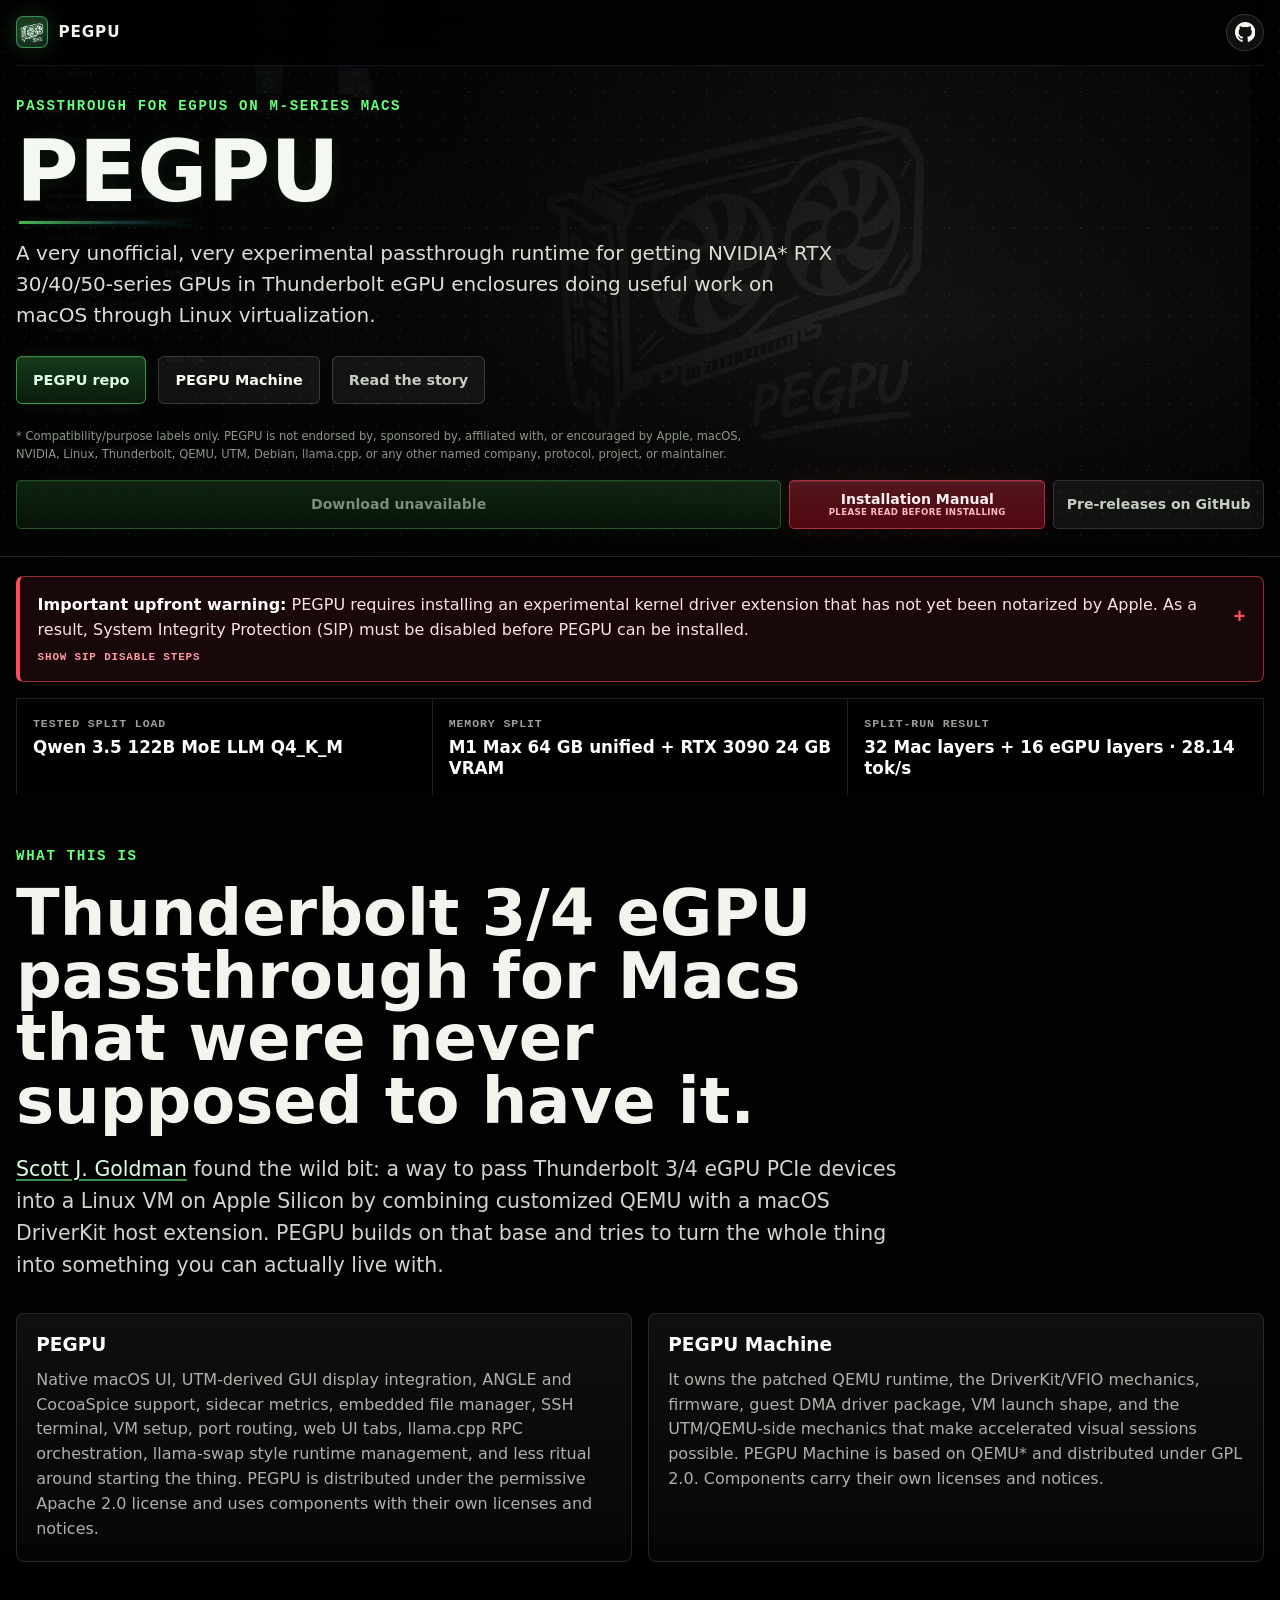
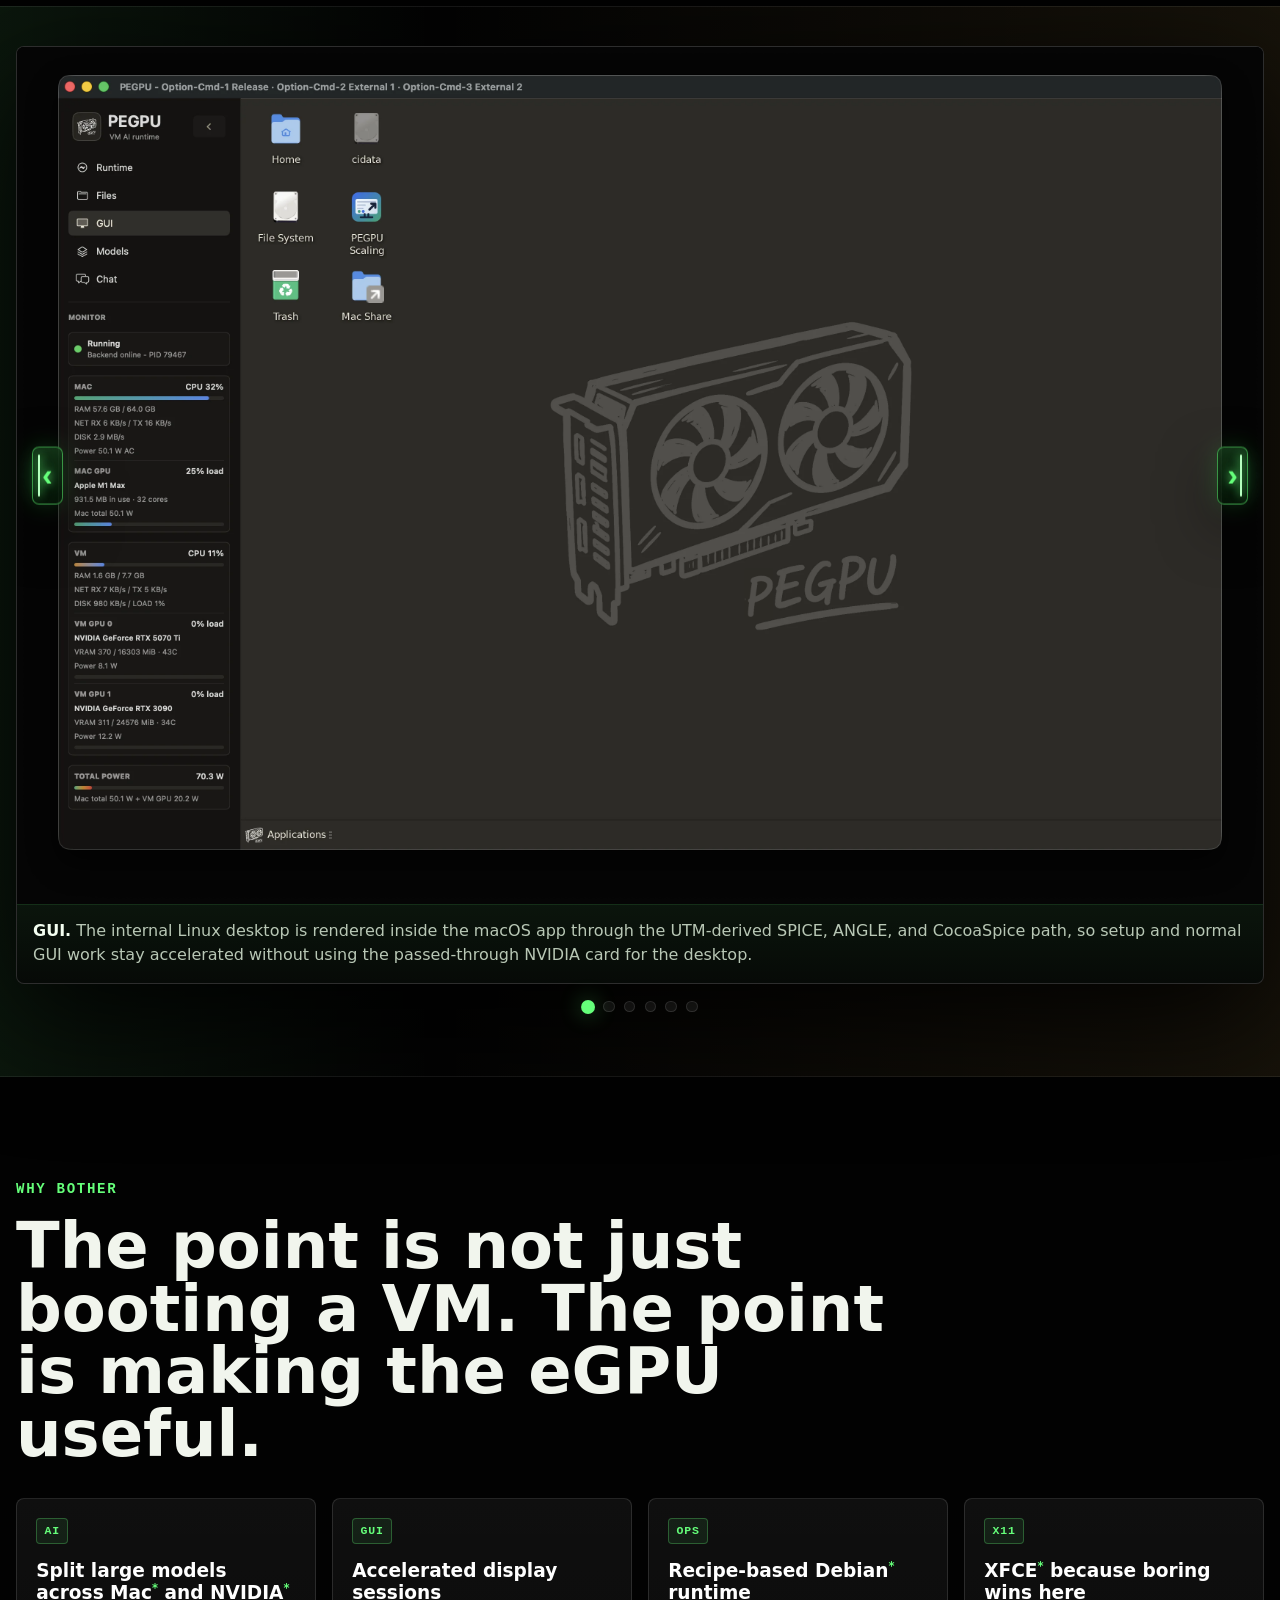
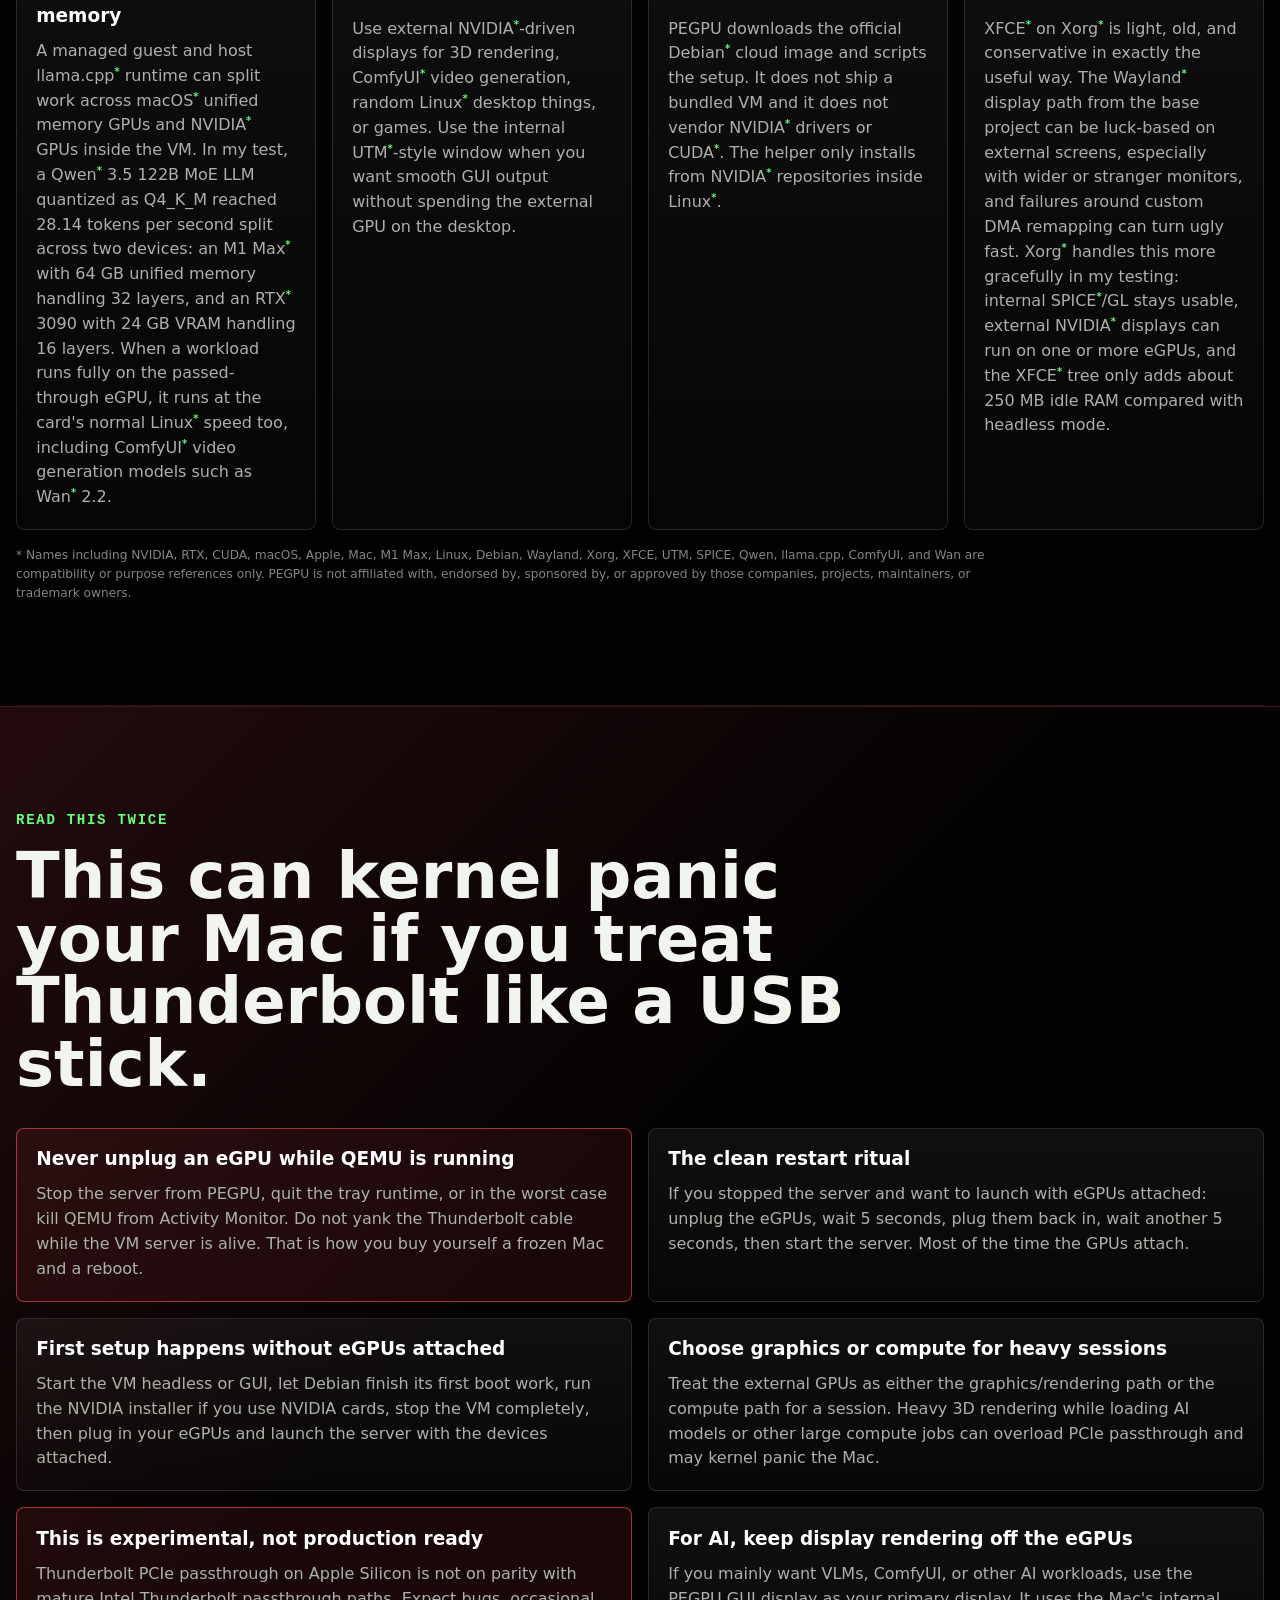
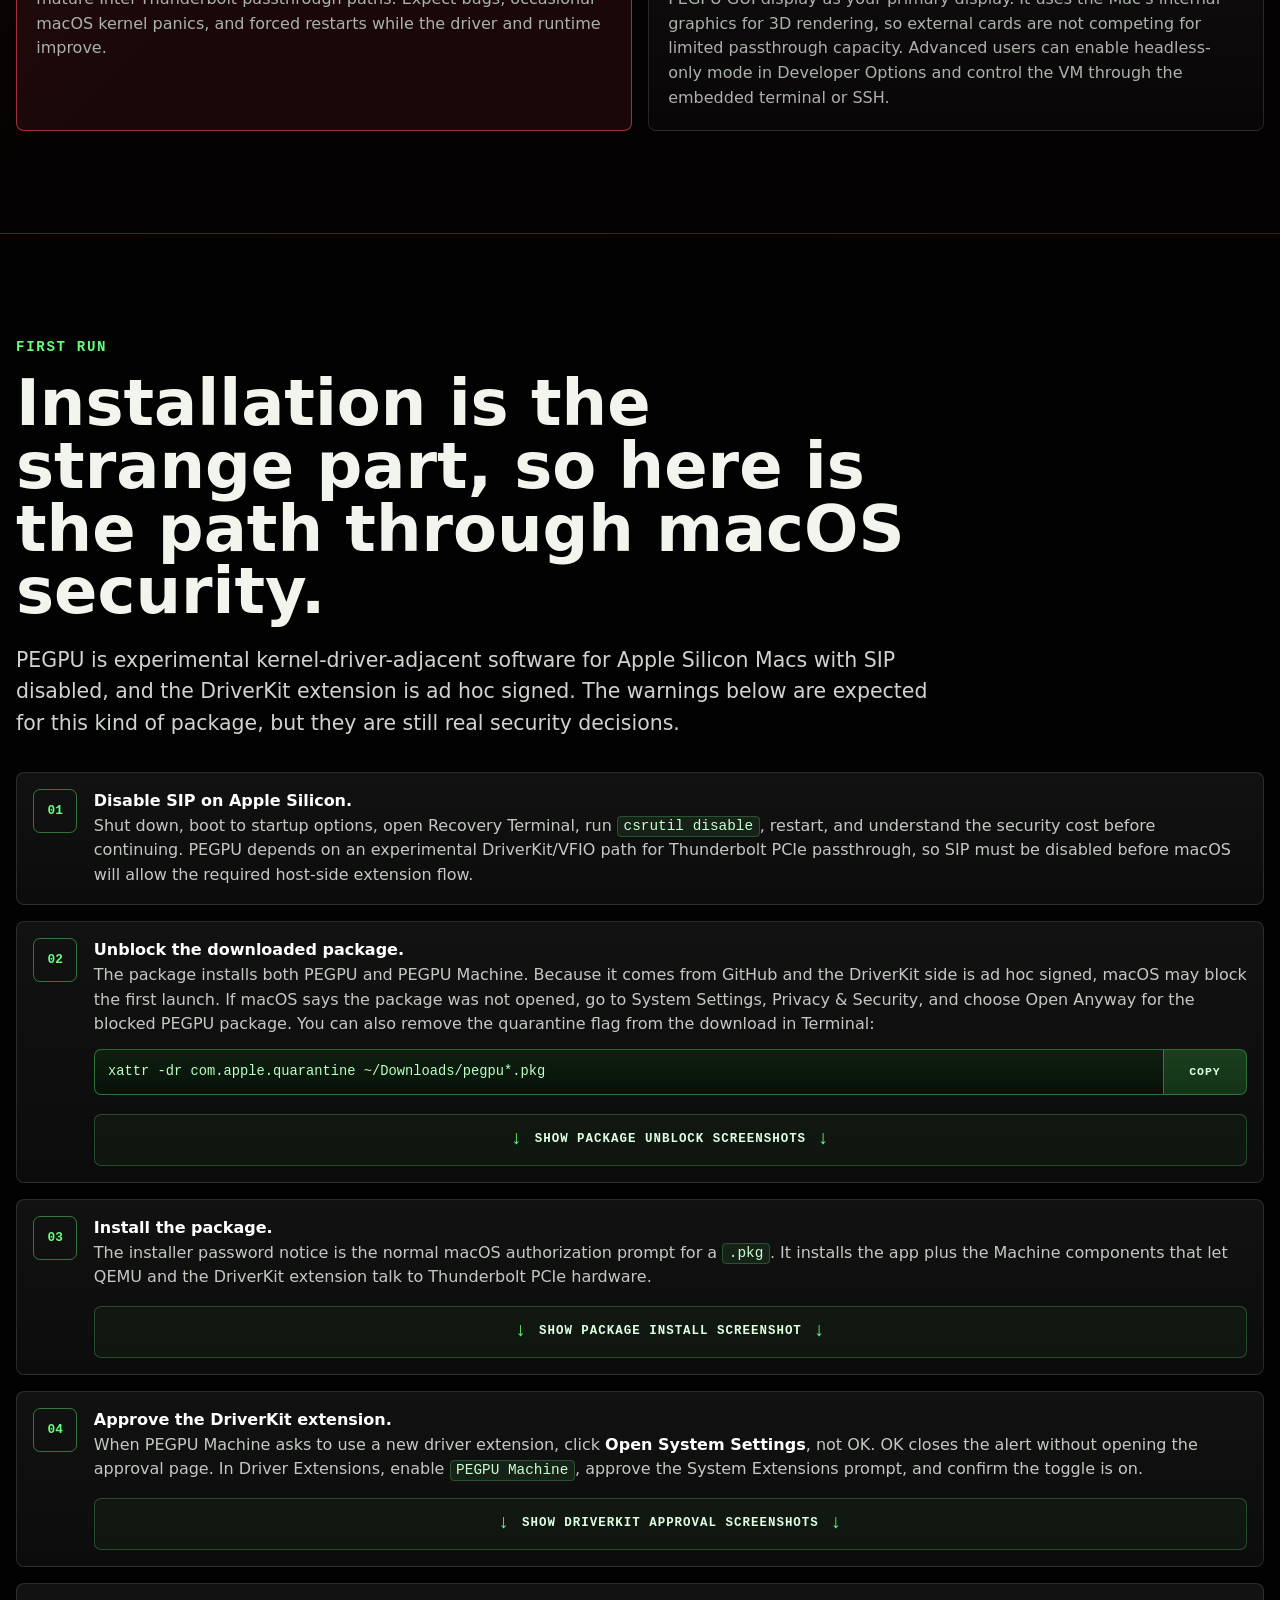
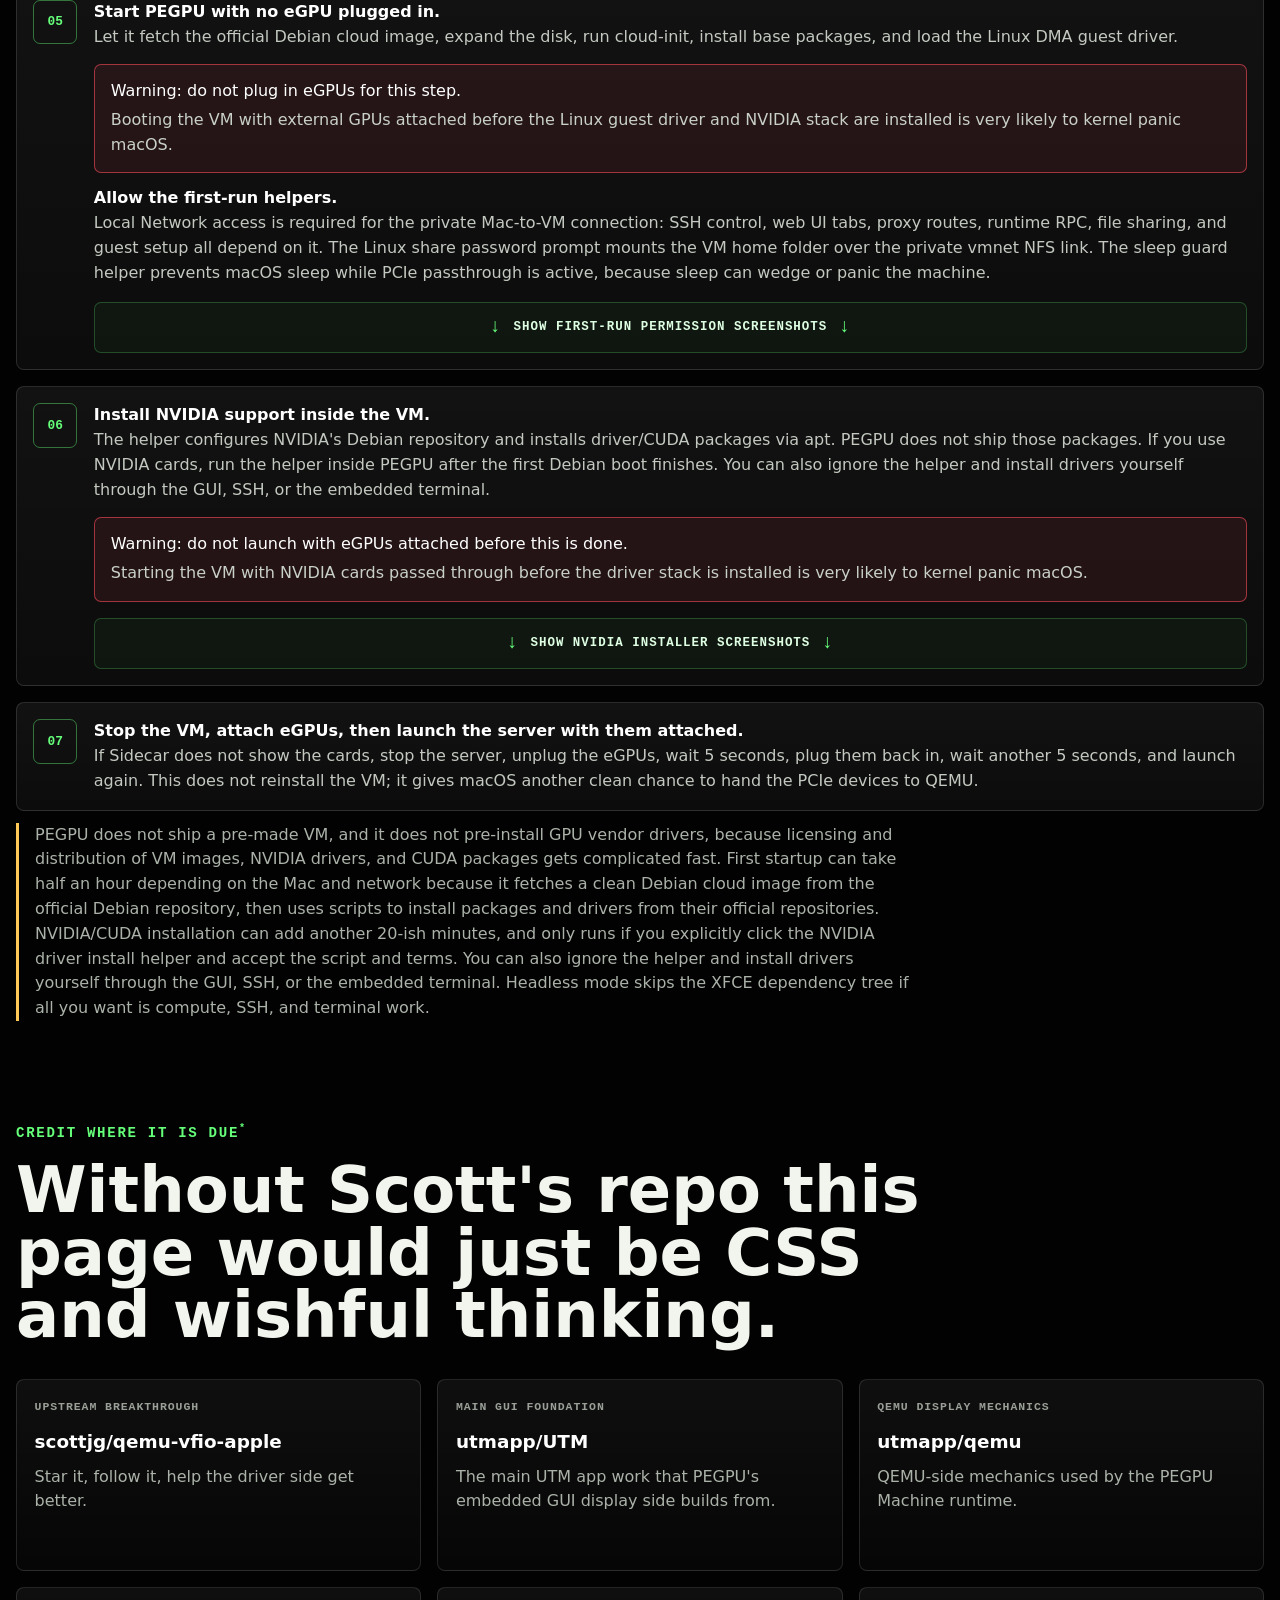
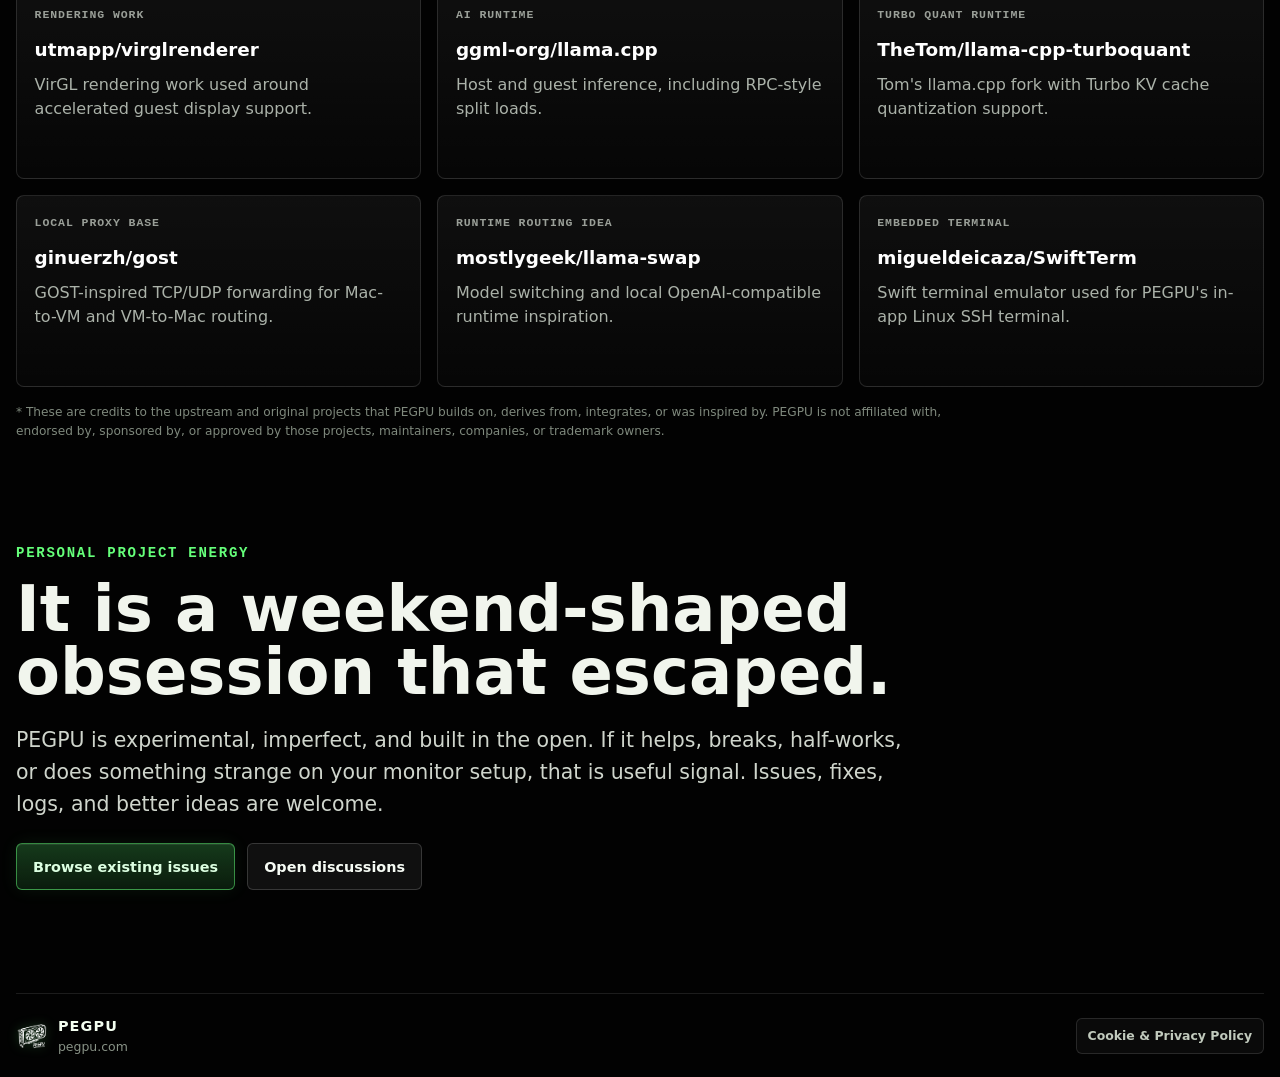
<file: website/index.html>
<!doctype html>
<html lang="en">
  <head>
    <meta charset="utf-8">
    <meta name="viewport" content="width=device-width, initial-scale=1">
    <title>PEGPU - eGPU passthrough runtime for Apple Silicon Macs</title>
    <meta
      name="description"
      content="PEGPU is a very unofficial, very experimental passthrough runtime for getting NVIDIA RTX 30/40/50-series GPUs in Thunderbolt eGPU enclosures doing useful work on macOS through Linux virtualization."
    >
    <meta name="theme-color" content="#020202">
    <meta property="og:title" content="PEGPU">
    <meta property="og:description" content="A very unofficial passthrough runtime for NVIDIA RTX 30/40/50-series GPUs in Thunderbolt eGPU enclosures on Apple Silicon Macs.">
    <meta property="og:image" content="assets/slides/gui.webp">
    <link rel="icon" href="assets/pegpu-logo.png">
    <link rel="stylesheet" href="styles.css?v=20260611-solid-title">
  </head>
  <body>
    <canvas id="signal-canvas" aria-hidden="true"></canvas>

    <header class="site-header" aria-label="Primary navigation">
      <a class="brand" href="#top" aria-label="PEGPU home">
        <span class="brand-mark" aria-hidden="true">
          <img src="assets/pegpu-logo.png" alt="">
        </span>
        <span>PEGPU</span>
      </a>
      <a class="github-button" href="https://github.com/openresearchtools/pegpu" target="_blank" rel="noopener" aria-label="Open PEGPU on GitHub">
        <svg viewBox="0 0 24 24" aria-hidden="true" focusable="false">
          <path d="M12 0C5.37 0 0 5.37 0 12c0 5.3 3.44 9.8 8.21 11.39.6.11.82-.26.82-.58 0-.29-.01-1.04-.02-2.04-3.34.73-4.04-1.61-4.04-1.61-.55-1.39-1.33-1.76-1.33-1.76-1.09-.74.08-.73.08-.73 1.2.08 1.84 1.24 1.84 1.24 1.07 1.83 2.81 1.3 3.49 1 .11-.78.42-1.3.76-1.6-2.66-.3-5.47-1.33-5.47-5.93 0-1.31.47-2.38 1.24-3.22-.12-.3-.54-1.52.12-3.18 0 0 1.01-.32 3.3 1.23.96-.27 1.98-.4 3-.4s2.05.14 3 .4c2.29-1.55 3.3-1.23 3.3-1.23.66 1.66.24 2.88.12 3.18.77.84 1.24 1.91 1.24 3.22 0 4.61-2.81 5.62-5.48 5.92.43.37.81 1.1.81 2.22 0 1.6-.01 2.9-.01 3.29 0 .32.22.69.82.58C20.56 21.8 24 17.3 24 12 24 5.37 18.63 0 12 0Z"></path>
        </svg>
      </a>
    </header>

    <main id="top">
      <section class="hero" aria-labelledby="hero-title">
        <div class="hero-backdrop" aria-hidden="true"></div>
        <div class="hero-noise" aria-hidden="true"></div>
        <div class="hero-content">
          <p class="eyebrow">Passthrough for eGPUs on M-series Macs</p>
          <h1 id="hero-title">PEGPU</h1>
          <p class="hero-copy">
            A very unofficial, very experimental passthrough runtime for getting NVIDIA* RTX 30/40/50-series GPUs in Thunderbolt eGPU enclosures doing useful work on macOS through Linux virtualization.
          </p>
          <div class="hero-actions" aria-label="Project links">
            <a class="button primary" href="https://github.com/openresearchtools/pegpu">PEGPU repo</a>
            <a class="button" href="https://github.com/openresearchtools/pegpu-machine">PEGPU Machine</a>
            <a class="button quiet" href="#story">Read the story</a>
          </div>
          <p class="hero-footnote">
            * Compatibility/purpose labels only. PEGPU is not endorsed by, sponsored by, affiliated with, or encouraged by Apple, macOS, NVIDIA, Linux, Thunderbolt, QEMU, UTM, Debian, llama.cpp, or any other named company, protocol, project, or maintainer.
          </p>
          <div class="release-strip" id="download" data-release-strip>
            <a class="release-link primary is-loading" data-release-link="stable" href="https://github.com/openresearchtools/pegpu/releases" aria-disabled="true">Download PEGPU</a>
            <a class="release-link manual" href="#setup">
              <span>Installation Manual</span>
              <small>Please read before installing</small>
            </a>
            <a class="release-link secondary" href="https://github.com/openresearchtools/pegpu/releases">Pre-releases on GitHub</a>
          </div>
        </div>
      </section>

      <section class="start-strip" aria-label="Important warning and project highlights">
        <details class="danger-panel" role="note" aria-label="Security warning">
          <summary>
            <span>
              <strong>Important upfront warning:</strong>
              PEGPU requires installing an experimental kernel driver extension that has not yet been notarized by Apple. As a result, System Integrity Protection (SIP) must be disabled before PEGPU can be installed.
            </span>
            <span class="danger-panel-hint">Show SIP disable steps</span>
          </summary>
          <div class="danger-panel-body">
            <p>To disable SIP:</p>
            <ol>
              <li>Shut down your Mac.</li>
              <li>Press and hold the power button until startup options appear.</li>
              <li>Select <strong>Options</strong> to enter Recovery Mode.</li>
              <li>Open <strong>Terminal</strong> from the menu bar.</li>
              <li>Run the following command:</li>
            </ol>
            <pre class="sip-command-block"><code>csrutil disable</code></pre>
            <p>Restart your Mac normally.</p>
            <p><strong>Important:</strong> Understand and consider the security risks of disabling SIP before proceeding.</p>
          </div>
        </details>
        <div class="hero-metrics" aria-label="Project highlights">
          <div>
            <span>tested split load</span>
            <strong>Qwen 3.5 122B MoE LLM Q4_K_M</strong>
          </div>
          <div>
            <span>memory split</span>
            <strong>M1 Max 64 GB unified + RTX 3090 24 GB VRAM</strong>
          </div>
          <div>
            <span>split-run result</span>
            <strong>32 Mac layers + 16 eGPU layers · 28.14 tok/s</strong>
          </div>
        </div>
      </section>

      <section class="section intro" id="story" aria-labelledby="story-title">
        <div class="section-kicker">what this is</div>
        <h2 id="story-title">Thunderbolt 3/4 eGPU passthrough for Macs that were never supposed to have it.</h2>
        <p class="lead">
          <a class="text-link" href="https://scottjg.com/posts/2026-05-05-egpu-mac-gaming/">Scott J. Goldman</a> found the wild bit: a way to pass Thunderbolt 3/4 eGPU PCIe devices into a Linux VM on Apple Silicon by combining customized QEMU with a macOS DriverKit host extension. PEGPU builds on that base and tries to turn the whole thing into something you can actually live with.
        </p>
        <div class="split">
          <article>
            <h3>PEGPU</h3>
            <p>
              Native macOS UI, UTM-derived GUI display integration, ANGLE and CocoaSpice support, sidecar metrics, embedded file manager, SSH terminal, VM setup, port routing, web UI tabs, llama.cpp RPC orchestration, llama-swap style runtime management, and less ritual around starting the thing. PEGPU is distributed under the permissive Apache 2.0 license and uses components with their own licenses and notices.
            </p>
          </article>
          <article>
            <h3>PEGPU Machine</h3>
            <p>
              It owns the patched QEMU runtime, the DriverKit/VFIO mechanics, firmware, guest DMA driver package, VM launch shape, and the UTM/QEMU-side mechanics that make accelerated visual sessions possible. PEGPU Machine is based on QEMU* and distributed under GPL 2.0. Components carry their own licenses and notices.
            </p>
          </article>
        </div>
      </section>

      <section class="screenshot-band" aria-label="PEGPU interface screenshots">
        <div class="screenshot-carousel" data-carousel aria-roledescription="carousel" aria-label="PEGPU interface screenshots">
          <div class="screenshot-frame" aria-live="polite">
            <div class="screenshot-stage">
              <img class="carousel-slide is-active" data-slide="0" src="assets/slides/gui.webp" alt="PEGPU GUI display view with Linux desktop, host metrics, VM metrics, and NVIDIA GPU status." width="3394" height="2336" fetchpriority="high" decoding="async">
              <img class="carousel-slide" data-slide="1" src="assets/slides/external-display.webp" alt="PEGPU GUI tab context menu showing external display session shortcuts for NVIDIA eGPUs." width="3170" height="2192" loading="eager" decoding="async">
              <img class="carousel-slide" data-slide="2" src="assets/slides/runtime.webp?v=20260610" alt="PEGPU Runtime view showing server controls and runtime status." width="3196" height="2196" loading="lazy" decoding="async">
              <img class="carousel-slide" data-slide="3" src="assets/slides/models.webp" alt="PEGPU Models view for local model and runtime management." width="3394" height="2336" loading="lazy" decoding="async">
              <img class="carousel-slide" data-slide="4" src="assets/slides/chat.webp" alt="PEGPU Chat view for local AI runtime interaction." width="3194" height="2204" loading="lazy" decoding="async">
              <img class="carousel-slide" data-slide="5" src="assets/slides/files.webp" alt="PEGPU Files view for browsing shared Mac and Linux files." width="3194" height="2204" loading="lazy" decoding="async">
              <button class="carousel-arrow previous" type="button" data-carousel-previous aria-label="Show previous screenshot"><span aria-hidden="true">&lsaquo;</span></button>
              <button class="carousel-arrow next" type="button" data-carousel-next aria-label="Show next screenshot"><span aria-hidden="true">&rsaquo;</span></button>
            </div>
            <div class="carousel-captions" aria-live="polite">
              <p class="carousel-caption is-active" data-caption="0">
                <strong>GUI.</strong> The internal Linux desktop is rendered inside the macOS app through the UTM-derived SPICE, ANGLE, and CocoaSpice path, so setup and normal GUI work stay accelerated without using the passed-through NVIDIA card for the desktop.
              </p>
              <p class="carousel-caption" data-caption="1">
                <strong>External displays.</strong> Secondary-click in the GUI tab to turn on external display sessions on eGPUs. There is no fixed limit: each GPU has its own external display session, and every monitor connected to that GPU shares the same session so Linux/NVIDIA settings can extend or mirror them. Move into a session with the app-shown shortcuts for that GPU, from <span class="key-combo" aria-label="Option Command 2"><kbd>⌥</kbd><kbd>⌘</kbd><kbd>2</kbd></span> through <span class="key-combo" aria-label="Option Command 9"><kbd>⌥</kbd><kbd>⌘</kbd><kbd>9</kbd></span>; <span class="key-combo" aria-label="Option Command 1"><kbd>⌥</kbd><kbd>⌘</kbd><kbd>1</kbd></span> always releases control back to the Mac. The main Mac-driven GUI does not lock the pointer because it uses absolute mouse mirroring directly on the screen.
              </p>
              <p class="carousel-caption" data-caption="2">
                <strong>Runtime.</strong> The Runtime view starts and stops the PEGPU Machine server, shows whether the VM/control routes are alive, and keeps Mac, guest, network, disk, and VM GPU telemetry in one place. It also launches the recipe-based Debian setup and NVIDIA/CUDA helper install flow, because the download does not ship a bundled VM or preinstalled GPU driver stack.
              </p>
              <p class="carousel-caption" data-caption="3">
                <strong>Models.</strong> The Models view manages model files and llama.cpp launches. Pick the Mac backend, the Linux/eGPU backend, or a split run where llama.cpp RPC bridges host and guest; TurboQuant is only the optional llama.cpp build/flag path for KV-cache quantization, not a separate GPU target. The UI assembles the real launch details: devices, RPC endpoint, GPU layers, tensor split, and cache type.
                <span class="carousel-note">Tip: Models does not repeatedly probe SSH for devices. With the VM running and GPU passthrough active, click Refresh Devices once to surface all connected GPUs.</span>
              </p>
              <p class="carousel-caption" data-caption="4">
                <strong>Chat.</strong> The Chat tab talks to the currently loaded model through the local OpenAI-compatible route. It is there to test the selected model, backend, and split inference path from inside PEGPU before you point another app at the same runtime.
              </p>
              <p class="carousel-caption" data-caption="5">
                <strong>Files.</strong> The Files tab is a two-pane Mac and Linux file manager for the shared runtime paths. It handles browsing, drag/drop copy or move, transfer jobs, mount repair, and Finder handoff, so moving models, downloads, outputs, and VM files does not require falling back to ad hoc scp commands every time.
              </p>
            </div>
          </div>
          <div class="carousel-dots" role="tablist" aria-label="Choose screenshot">
            <button class="carousel-dot is-active" type="button" data-slide-dot="0" role="tab" aria-selected="true" aria-label="Show GUI screenshot"></button>
            <button class="carousel-dot" type="button" data-slide-dot="1" role="tab" aria-selected="false" aria-label="Show external display screenshot"></button>
            <button class="carousel-dot" type="button" data-slide-dot="2" role="tab" aria-selected="false" aria-label="Show Runtime screenshot"></button>
            <button class="carousel-dot" type="button" data-slide-dot="3" role="tab" aria-selected="false" aria-label="Show Models screenshot"></button>
            <button class="carousel-dot" type="button" data-slide-dot="4" role="tab" aria-selected="false" aria-label="Show Chat screenshot"></button>
            <button class="carousel-dot" type="button" data-slide-dot="5" role="tab" aria-selected="false" aria-label="Show Files screenshot"></button>
          </div>
        </div>
      </section>

      <section class="section grid-section" aria-labelledby="does-title">
        <div class="section-kicker">why bother</div>
        <h2 id="does-title">The point is not just booting a VM. The point is making the eGPU useful.</h2>
        <div class="feature-grid">
          <article>
            <span class="feature-code">AI</span>
            <h3>Split large models across Mac<sup>*</sup> and NVIDIA<sup>*</sup> memory</h3>
            <p>
              A managed guest and host llama.cpp<sup>*</sup> runtime can split work across macOS<sup>*</sup> unified memory GPUs and NVIDIA<sup>*</sup> GPUs inside the VM. In my test, a Qwen<sup>*</sup> 3.5 122B MoE LLM quantized as Q4_K_M reached 28.14 tokens per second split across two devices: an M1 Max<sup>*</sup> with 64 GB unified memory handling 32 layers, and an RTX<sup>*</sup> 3090 with 24 GB VRAM handling 16 layers. When a workload runs fully on the passed-through eGPU, it runs at the card's normal Linux<sup>*</sup> speed too, including ComfyUI<sup>*</sup> video generation models such as Wan<sup>*</sup> 2.2.
            </p>
          </article>
          <article>
            <span class="feature-code">GUI</span>
            <h3>Accelerated display sessions</h3>
            <p>
              Use external NVIDIA<sup>*</sup>-driven displays for 3D rendering, ComfyUI<sup>*</sup> video generation, random Linux<sup>*</sup> desktop things, or games. Use the internal UTM<sup>*</sup>-style window when you want smooth GUI output without spending the external GPU on the desktop.
            </p>
          </article>
          <article>
            <span class="feature-code">OPS</span>
            <h3>Recipe-based Debian<sup>*</sup> runtime</h3>
            <p>
              PEGPU downloads the official Debian<sup>*</sup> cloud image and scripts the setup. It does not ship a bundled VM and it does not vendor NVIDIA<sup>*</sup> drivers or CUDA<sup>*</sup>. The helper only installs from NVIDIA<sup>*</sup> repositories inside Linux<sup>*</sup>.
            </p>
          </article>
          <article>
            <span class="feature-code">X11</span>
            <h3>XFCE<sup>*</sup> because boring wins here</h3>
            <p>
              XFCE<sup>*</sup> on Xorg<sup>*</sup> is light, old, and conservative in exactly the useful way. The Wayland<sup>*</sup> display path from the base project can be luck-based on external screens, especially with wider or stranger monitors, and failures around custom DMA remapping can turn ugly fast. Xorg<sup>*</sup> handles this more gracefully in my testing: internal SPICE<sup>*</sup>/GL stays usable, external NVIDIA<sup>*</sup> displays can run on one or more eGPUs, and the XFCE<sup>*</sup> tree only adds about 250 MB idle RAM compared with headless mode.
            </p>
          </article>
        </div>
        <p class="feature-footnote">
          * Names including NVIDIA, RTX, CUDA, macOS, Apple, Mac, M1 Max, Linux, Debian, Wayland, Xorg, XFCE, UTM, SPICE, Qwen, llama.cpp, ComfyUI, and Wan are compatibility or purpose references only. PEGPU is not affiliated with, endorsed by, sponsored by, or approved by those companies, projects, maintainers, or trademark owners.
        </p>
      </section>

      <section class="section warning-section" aria-labelledby="danger-title">
        <div class="section-kicker">read this twice</div>
        <h2 id="danger-title">This can kernel panic your Mac if you treat Thunderbolt like a USB stick.</h2>
        <div class="warning-grid">
          <article class="warning-card hard">
            <h3>Never unplug an eGPU while QEMU is running</h3>
            <p>
              Stop the server from PEGPU, quit the tray runtime, or in the worst case kill QEMU from Activity Monitor. Do not yank the Thunderbolt cable while the VM server is alive. That is how you buy yourself a frozen Mac and a reboot.
            </p>
          </article>
          <article class="warning-card">
            <h3>The clean restart ritual</h3>
            <p>
              If you stopped the server and want to launch with eGPUs attached: unplug the eGPUs, wait 5 seconds, plug them back in, wait another 5 seconds, then start the server. Most of the time the GPUs attach.
            </p>
          </article>
          <article class="warning-card">
            <h3>First setup happens without eGPUs attached</h3>
            <p>
              Start the VM headless or GUI, let Debian finish its first boot work, run the NVIDIA installer if you use NVIDIA cards, stop the VM completely, then plug in your eGPUs and launch the server with the devices attached.
            </p>
          </article>
          <article class="warning-card">
            <h3>Choose graphics or compute for heavy sessions</h3>
            <p>
              Treat the external GPUs as either the graphics/rendering path or the compute path for a session. Heavy 3D rendering while loading AI models or other large compute jobs can overload PCIe passthrough and may kernel panic the Mac.
            </p>
          </article>
          <article class="warning-card hard">
            <h3>This is experimental, not production ready</h3>
            <p>
              Thunderbolt PCIe passthrough on Apple Silicon is not on parity with mature Intel Thunderbolt passthrough paths. Expect bugs, occasional macOS kernel panics, and forced restarts while the driver and runtime improve.
            </p>
          </article>
          <article class="warning-card">
            <h3>For AI, keep display rendering off the eGPUs</h3>
            <p>
              If you mainly want VLMs, ComfyUI, or other AI workloads, use the PEGPU GUI display as your primary display. It uses the Mac's internal graphics for 3D rendering, so external cards are not competing for limited passthrough capacity. Advanced users can enable headless-only mode in Developer Options and control the VM through the embedded terminal or SSH.
            </p>
          </article>
        </div>
      </section>

      <section class="section setup" id="setup" aria-labelledby="setup-title">
        <div class="section-kicker">first run</div>
        <h2 id="setup-title">Installation is the strange part, so here is the path through macOS security.</h2>
        <p class="lead setup-lead">
          PEGPU is experimental kernel-driver-adjacent software for Apple Silicon Macs with SIP disabled, and the DriverKit extension is ad hoc signed. The warnings below are expected for this kind of package, but they are still real security decisions.
        </p>
        <ol class="setup-guide">
          <li class="setup-guide-item">
            <div class="setup-copy setup-visible">
              <strong>Disable SIP on Apple Silicon.</strong>
              Shut down, boot to startup options, open Recovery Terminal, run <code>csrutil disable</code>, restart, and understand the security cost before continuing. PEGPU depends on an experimental DriverKit/VFIO path for Thunderbolt PCIe passthrough, so SIP must be disabled before macOS will allow the required host-side extension flow.
            </div>
          </li>
          <li class="setup-guide-item has-images">
            <div class="setup-copy setup-visible">
              <strong>Unblock the downloaded package.</strong>
              The package installs both PEGPU and PEGPU Machine. Because it comes from GitHub and the DriverKit side is ad hoc signed, macOS may block the first launch. If macOS says the package was not opened, go to System Settings, Privacy &amp; Security, and choose Open Anyway for the blocked PEGPU package. You can also remove the quarantine flag from the download in Terminal:
              <div class="setup-command-block">
                <code>xattr -dr com.apple.quarantine ~/Downloads/pegpu*.pkg</code>
                <button class="copy-command" type="button" data-copy-value="xattr -dr com.apple.quarantine ~/Downloads/pegpu*.pkg">Copy</button>
              </div>
            </div>
            <details class="setup-disclosure">
              <summary>
                <span>Show package unblock screenshots</span>
              </summary>
              <div class="setup-expanded">
                <div class="setup-shot-grid quad" aria-label="Gatekeeper unblock flow">
                  <figure class="setup-shot">
                    <img src="assets/setup/gatekeeper-blocked.webp" alt="macOS warning that the PEGPU package was not opened because Apple could not verify it." width="744" height="824" loading="lazy" decoding="async">
                    <figcaption>Initial block</figcaption>
                  </figure>
                  <figure class="setup-shot wide">
                    <img src="assets/setup/privacy-open-anyway.webp" alt="Privacy and Security settings showing Open Anyway for the blocked PEGPU package." width="1670" height="1206" loading="lazy" decoding="async">
                    <figcaption>Open Anyway</figcaption>
                  </figure>
                  <figure class="setup-shot">
                    <img src="assets/setup/gatekeeper-confirm-open.webp" alt="macOS confirmation dialog asking whether to open the PEGPU package anyway." width="744" height="956" loading="lazy" decoding="async">
                    <figcaption>Confirm open</figcaption>
                  </figure>
                  <figure class="setup-shot">
                    <img src="assets/setup/privacy-password.webp" alt="Privacy and Security password prompt to allow opening the PEGPU package." width="744" height="900" loading="lazy" decoding="async">
                    <figcaption>Admin approval</figcaption>
                  </figure>
                </div>
              </div>
            </details>
          </li>
          <li class="setup-guide-item has-images">
            <div class="setup-copy setup-visible">
              <strong>Install the package.</strong>
              The installer password notice is the normal macOS authorization prompt for a <code>.pkg</code>. It installs the app plus the Machine components that let QEMU and the DriverKit extension talk to Thunderbolt PCIe hardware.
            </div>
            <details class="setup-disclosure">
              <summary>
                <span>Show package install screenshot</span>
              </summary>
              <div class="setup-expanded">
                <div class="setup-shot-grid single" aria-label="Package installer authorization prompt">
                  <figure class="setup-shot">
                    <img src="assets/setup/pkg-install-password.webp" alt="macOS Installer password prompt for installing new software." width="744" height="836" loading="lazy" decoding="async">
                    <figcaption>Normal package authorization</figcaption>
                  </figure>
                </div>
              </div>
            </details>
          </li>
          <li class="setup-guide-item has-images">
            <div class="setup-copy setup-visible">
              <strong>Approve the DriverKit extension.</strong>
              When PEGPU Machine asks to use a new driver extension, click <em>Open System Settings</em>, not OK. OK closes the alert without opening the approval page. In Driver Extensions, enable <code>PEGPU Machine</code>, approve the System Extensions prompt, and confirm the toggle is on.
            </div>
            <details class="setup-disclosure">
              <summary>
                <span>Show DriverKit approval screenshots</span>
              </summary>
              <div class="setup-expanded">
                <div class="setup-shot-grid driver-flow" aria-label="DriverKit extension approval flow">
                  <figure class="setup-shot">
                    <img src="assets/setup/driver-extension-password.webp" alt="Password prompt saying PEGPU Machine is trying to modify a System Extension." width="744" height="836" loading="lazy" decoding="async">
                    <figcaption>Allow modification</figcaption>
                  </figure>
                  <figure class="setup-shot callout-shot">
                    <img src="assets/setup/driver-extension-open-settings.webp" alt="macOS driver extension alert with Open System Settings button below OK." width="744" height="888" loading="lazy" decoding="async">
                    <figcaption>Choose Open System Settings</figcaption>
                  </figure>
                  <figure class="setup-shot">
                    <img src="assets/setup/driver-extension-disabled.webp" alt="Driver Extensions settings showing the PEGPU Machine extension toggle off." width="942" height="936" loading="lazy" decoding="async">
                    <figcaption>Toggle on</figcaption>
                  </figure>
                  <figure class="setup-shot">
                    <img src="assets/setup/system-extension-password.webp" alt="System Extensions password prompt to allow modifying a system extension." width="744" height="836" loading="lazy" decoding="async">
                    <figcaption>Confirm system change</figcaption>
                  </figure>
                  <figure class="setup-shot">
                    <img src="assets/setup/driver-extension-enabled.webp" alt="Driver Extensions settings showing the PEGPU Machine extension enabled." width="944" height="930" loading="lazy" decoding="async">
                    <figcaption>Enabled</figcaption>
                  </figure>
                </div>
              </div>
            </details>
          </li>
          <li class="setup-guide-item has-images">
            <div class="setup-copy setup-visible">
              <strong>Start PEGPU with no eGPU plugged in.</strong>
              Let it fetch the official Debian cloud image, expand the disk, run cloud-init, install base packages, and load the Linux DMA guest driver.
              <span class="setup-danger">
                <span class="setup-danger-title">Warning: do not plug in eGPUs for this step.</span>
                Booting the VM with external GPUs attached before the Linux guest driver and NVIDIA stack are installed is very likely to kernel panic macOS.
              </span>
              <span class="setup-subtitle">Allow the first-run helpers.</span>
              Local Network access is required for the private Mac-to-VM connection: SSH control, web UI tabs, proxy routes, runtime RPC, file sharing, and guest setup all depend on it. The Linux share password prompt mounts the VM home folder over the private vmnet NFS link. The sleep guard helper prevents macOS sleep while PCIe passthrough is active, because sleep can wedge or panic the machine.
            </div>
            <details class="setup-disclosure">
              <summary>
                <span>Show first-run permission screenshots</span>
              </summary>
              <div class="setup-expanded">
                <div class="setup-shot-grid helper-flow" aria-label="First-run local network, file share, and sleep guard prompts">
                  <figure class="setup-shot">
                    <img src="assets/setup/local-network.webp" alt="macOS Local Network permission prompt explaining PEGPU needs private connection access to the Linux VM." width="744" height="820" loading="lazy" decoding="async">
                    <figcaption>Allow Local Network</figcaption>
                  </figure>
                  <figure class="setup-shot">
                    <img src="assets/setup/linux-share.webp" alt="Password prompt for mounting the Linux home folder over the private vmnet NFS link." width="744" height="1008" loading="lazy" decoding="async">
                    <figcaption>Mount Linux share</figcaption>
                  </figure>
                  <figure class="setup-shot">
                    <img src="assets/setup/sleep-guard.webp" alt="Password prompt for installing the PEGPU sleep guard helper." width="744" height="1072" loading="lazy" decoding="async">
                    <figcaption>Install sleep guard</figcaption>
                  </figure>
                </div>
              </div>
            </details>
          </li>
          <li class="setup-guide-item">
            <div class="setup-copy setup-visible">
              <strong>Install NVIDIA support inside the VM.</strong>
              The helper configures NVIDIA's Debian repository and installs driver/CUDA packages via apt. PEGPU does not ship those packages. If you use NVIDIA cards, run the helper inside PEGPU after the first Debian boot finishes. You can also ignore the helper and install drivers yourself through the GUI, SSH, or the embedded terminal.
              <span class="setup-danger">
                <span class="setup-danger-title">Warning: do not launch with eGPUs attached before this is done.</span>
                Starting the VM with NVIDIA cards passed through before the driver stack is installed is very likely to kernel panic macOS.
              </span>
            </div>
            <details class="setup-disclosure">
              <summary>
                <span>Show NVIDIA installer screenshots</span>
              </summary>
              <div class="setup-expanded">
                <div class="setup-shot-grid nvidia-flow" aria-label="NVIDIA Linux driver installer flow">
                  <figure class="setup-shot">
                    <img src="assets/setup/nvidia-driver-card-booting.webp" alt="PEGPU GPU card showing Booting status and the Run Installer button." width="484" height="356" loading="lazy" decoding="async">
                    <figcaption>Run Installer</figcaption>
                  </figure>
                  <figure class="setup-shot">
                    <img src="assets/setup/nvidia-driver-install-confirm.webp?v=20260610" alt="PEGPU Install NVIDIA Linux Driver confirmation sheet with Debian command preview and Install Driver button." width="1130" height="918" loading="lazy" decoding="async">
                    <figcaption>Install Driver confirmation</figcaption>
                  </figure>
                </div>
              </div>
            </details>
          </li>
          <li class="setup-guide-item">
            <div class="setup-copy setup-visible">
              <strong>Stop the VM, attach eGPUs, then launch the server with them attached.</strong>
              If Sidecar does not show the cards, stop the server, unplug the eGPUs, wait 5 seconds, plug them back in, wait another 5 seconds, and launch again. This does not reinstall the VM; it gives macOS another clean chance to hand the PCIe devices to QEMU.
            </div>
          </li>
        </ol>
        <p class="setup-note">
          PEGPU does not ship a pre-made VM, and it does not pre-install GPU vendor drivers, because licensing and distribution of VM images, NVIDIA drivers, and CUDA packages gets complicated fast. First startup can take half an hour depending on the Mac and network because it fetches a clean Debian cloud image from the official Debian repository, then uses scripts to install packages and drivers from their official repositories. NVIDIA/CUDA installation can add another 20-ish minutes, and only runs if you explicitly click the NVIDIA driver install helper and accept the script and terms. You can also ignore the helper and install drivers yourself through the GUI, SSH, or the embedded terminal. Headless mode skips the XFCE dependency tree if all you want is compute, SSH, and terminal work.
        </p>
      </section>

      <section class="section credits" id="links" aria-labelledby="links-title">
        <div class="section-kicker">credit where it is due<sup>*</sup></div>
        <h2 id="links-title">Without Scott's repo this page would just be CSS and wishful thinking.</h2>
        <div class="link-grid">
          <a href="https://github.com/scottjg/qemu-vfio-apple">
            <span>upstream breakthrough</span>
            <strong>scottjg/qemu-vfio-apple</strong>
            <em>Star it, follow it, help the driver side get better.</em>
          </a>
          <a href="https://github.com/utmapp/UTM">
            <span>main GUI foundation</span>
            <strong>utmapp/UTM</strong>
            <em>The main UTM app work that PEGPU's embedded GUI display side builds from.</em>
          </a>
          <a href="https://github.com/utmapp/qemu">
            <span>QEMU display mechanics</span>
            <strong>utmapp/qemu</strong>
            <em>QEMU-side mechanics used by the PEGPU Machine runtime.</em>
          </a>
          <a href="https://github.com/utmapp/virglrenderer">
            <span>rendering work</span>
            <strong>utmapp/virglrenderer</strong>
            <em>VirGL rendering work used around accelerated guest display support.</em>
          </a>
          <a href="https://github.com/ggml-org/llama.cpp">
            <span>AI runtime</span>
            <strong>ggml-org/llama.cpp</strong>
            <em>Host and guest inference, including RPC-style split loads.</em>
          </a>
          <a href="https://github.com/TheTom/llama-cpp-turboquant">
            <span>turbo quant runtime</span>
            <strong>TheTom/llama-cpp-turboquant</strong>
            <em>Tom's llama.cpp fork with Turbo KV cache quantization support.</em>
          </a>
          <a href="https://github.com/ginuerzh/gost">
            <span>local proxy base</span>
            <strong>ginuerzh/gost</strong>
            <em>GOST-inspired TCP/UDP forwarding for Mac-to-VM and VM-to-Mac routing.</em>
          </a>
          <a href="https://github.com/mostlygeek/llama-swap">
            <span>runtime routing idea</span>
            <strong>mostlygeek/llama-swap</strong>
            <em>Model switching and local OpenAI-compatible runtime inspiration.</em>
          </a>
          <a href="https://github.com/migueldeicaza/SwiftTerm">
            <span>embedded terminal</span>
            <strong>migueldeicaza/SwiftTerm</strong>
            <em>Swift terminal emulator used for PEGPU's in-app Linux SSH terminal.</em>
          </a>
        </div>
        <p class="credits-footnote">
          * These are credits to the upstream and original projects that PEGPU builds on, derives from, integrates, or was inspired by. PEGPU is not affiliated with, endorsed by, sponsored by, or approved by those projects, maintainers, companies, or trademark owners.
        </p>
      </section>

      <section class="section final-cta" aria-labelledby="final-title">
        <div class="section-kicker">personal project energy</div>
        <h2 id="final-title">It is a weekend-shaped obsession that escaped.</h2>
        <p>
          PEGPU is experimental, imperfect, and built in the open. If it helps, breaks, half-works, or does something strange on your monitor setup, that is useful signal. Issues, fixes, logs, and better ideas are welcome.
        </p>
        <div class="cta-actions">
          <a class="button primary" href="https://github.com/openresearchtools/pegpu/issues">Browse existing issues</a>
          <a class="button" href="https://github.com/openresearchtools/pegpu/discussions">Open discussions</a>
        </div>
      </section>
    </main>

    <footer class="site-footer" aria-label="Site footer">
      <a class="footer-brand" href="#top" aria-label="PEGPU home">
        <img src="assets/pegpu-logo.png" alt="">
        <span>
          <strong>PEGPU</strong>
          <em>pegpu.com</em>
        </span>
      </a>
      <div class="footer-policy overlay-host" data-overlay-host>
        <a class="policy-trigger overlay-trigger" href="#privacy-policy-overlay" aria-expanded="false" aria-controls="privacy-policy-overlay">Cookie &amp; Privacy Policy</a>
        <div class="policy-overlay" id="privacy-policy-overlay" role="dialog" aria-label="Cookie and privacy policy">
          <p><em>Last updated: 31 May 2026</em></p>
          <p>At <strong>pegpu.com</strong>, your privacy is respected. This site is designed to be simple and does not collect personal data or use tracking technologies.</p>
          <p><strong>What data we collect</strong></p>
          <ul>
            <li><strong>We do not set cookies.</strong></li>
            <li><strong>We do not use analytics, tracking scripts, or advertising technologies.</strong></li>
            <li><strong>We do not collect or process personal information</strong> about visitors.</li>
          </ul>
          <p><strong>Hosting and logs</strong></p>
          <p>This website is hosted using <strong><a href="https://pages.github.com/" target="_blank" rel="noopener">GitHub Pages</a></strong>, a service provided by GitHub, Inc. When you visit this site, GitHub may collect limited technical information automatically, such as your IP address and basic request data, in order to operate the service securely and reliably.</p>
          <p>For details, please see the <strong><a href="https://docs.github.com/en/site-policy/privacy-policies/github-privacy-statement" target="_blank" rel="noopener">GitHub Privacy Statement</a></strong>.</p>
          <p><strong>Links to other websites</strong></p>
          <p>This site may contain links to external websites. PEGPU is not responsible for the privacy practices or content of those external sites.</p>
          <p><strong>Your rights</strong></p>
          <p>Under UK GDPR, you have rights relating to your personal data. Since this site does not collect personal data, there is no information for PEGPU to provide or erase. If you have concerns about how GitHub processes technical data when serving this site, please review GitHub's privacy policy.</p>
        </div>
      </div>
    </footer>

    <script src="script.js?v=20260611-sip-warning-neutral"></script>
  </body>
</html>
</file>
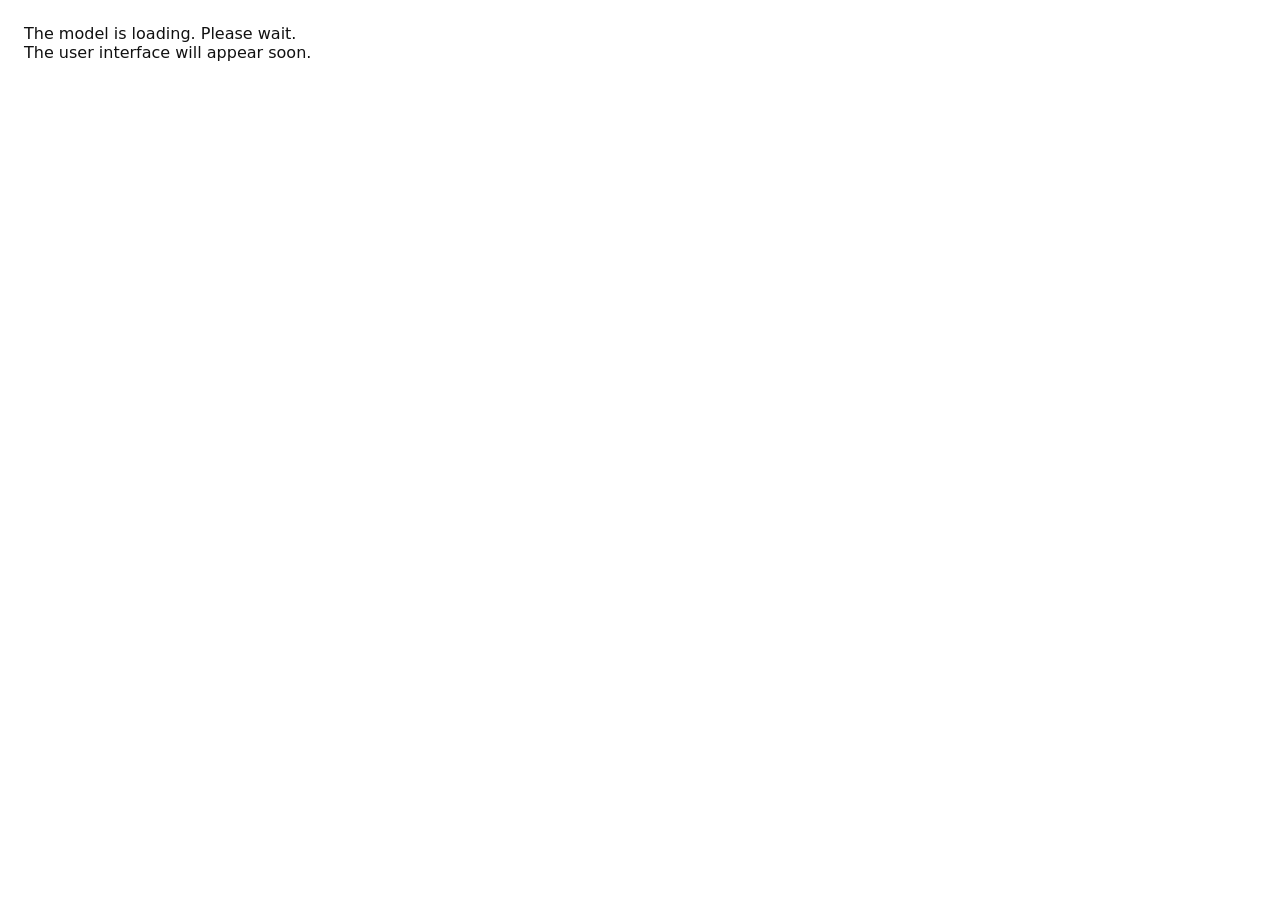
<file: ai/web-ui-app/static/llama/loading.html>
<!DOCTYPE html>
<html>
    <head>
        <meta http-equiv="refresh" content="5">
        <style>
            html,
	            body {
	                margin: 0;
	                min-height: 100%;
	                background: Canvas;
	                color: #111;
	                color-scheme: light dark;
	                font-family: system-ui, -apple-system, BlinkMacSystemFont, "Segoe UI", sans-serif;
	            }

            #loading {
                padding: 24px;
            }

            @media (prefers-color-scheme: dark) {
                html,
                body {
                    background: #0e0d0c;
	                    color: #eee8dd;
	                }
	            }

	            @media (prefers-color-scheme: light) {
	                html,
	                body {
	                    background: #fff;
	                    color: #111;
	                }
	            }
	        </style>
    </head>
    <body>
        <div id="loading">
            The model is loading. Please wait.<br/>
            The user interface will appear soon.
        </div>
    </body>
</html>
</file>
<file: website/styles.css>
:root {
  color-scheme: dark;
  --black: #020202;
  --panel: #080908;
  --panel-2: #10110f;
  --line: rgba(255, 255, 255, 0.12);
  --muted: #9a9f98;
  --text: #f1f5ed;
  --green: #65ff7a;
  --cyan: #5ee7ff;
  --amber: #ffc857;
  --red: #ff4d5e;
  --site-gutter: 1rem;
  --site-max-width: 1280px;
  --site-width: min(var(--site-max-width), calc(100% - (var(--site-gutter) * 2)));
}

* {
  box-sizing: border-box;
}

html {
  background: var(--black);
  scroll-behavior: smooth;
}

body {
  min-width: 320px;
  margin: 0;
  background: #020202;
  color: var(--text);
  font-family: Inter, ui-sans-serif, system-ui, -apple-system, BlinkMacSystemFont, "Segoe UI", sans-serif;
  line-height: 1.55;
  letter-spacing: 0;
}

body::before {
  position: fixed;
  inset: 0;
  z-index: -3;
  content: "";
  background:
    linear-gradient(rgba(255, 255, 255, 0.025) 1px, transparent 1px),
    linear-gradient(90deg, rgba(255, 255, 255, 0.018) 1px, transparent 1px),
    #020202;
  background-size: 52px 52px;
}

body::after {
  position: fixed;
  inset: 0;
  z-index: -2;
  pointer-events: none;
  content: "";
  opacity: 0.1;
  background-image:
    repeating-linear-gradient(0deg, rgba(255, 255, 255, 0.05), rgba(255, 255, 255, 0.05) 1px, transparent 1px, transparent 5px);
}

#signal-canvas {
  position: fixed;
  inset: 0;
  z-index: -1;
  width: 100%;
  height: 100%;
  opacity: 0.48;
  pointer-events: none;
}

a {
  color: inherit;
  text-decoration: none;
}

.text-link {
  color: #dfffe3;
  text-decoration: underline;
  text-decoration-color: rgba(101, 255, 122, 0.58);
  text-underline-offset: 0.16em;
}

.text-link:hover,
.text-link:focus-visible {
  color: var(--green);
}

img {
  max-width: 100%;
  display: block;
}

code {
  padding: 0.08rem 0.35rem;
  border: 1px solid rgba(101, 255, 122, 0.22);
  border-radius: 4px;
  background: rgba(101, 255, 122, 0.08);
  color: #c9ffd0;
  font-family: "SFMono-Regular", Consolas, monospace;
  font-size: 0.9em;
}

.site-header {
  position: fixed;
  top: 0;
  left: 50%;
  z-index: 10;
  display: flex;
  width: var(--site-width);
  align-items: center;
  justify-content: space-between;
  gap: 1rem;
  padding: 0.85rem 0;
  border-bottom: 1px solid rgba(255, 255, 255, 0.08);
  background: rgba(2, 2, 2, 0.76);
  backdrop-filter: blur(18px);
  transform: translateX(-50%);
}

.brand {
  display: inline-flex;
  align-items: center;
  gap: 0.65rem;
  font-size: 0.95rem;
  font-weight: 800;
  letter-spacing: 0.06em;
  text-transform: uppercase;
}

.brand-mark {
  display: grid;
  width: 2rem;
  height: 2rem;
  place-items: center;
  border: 1px solid rgba(101, 255, 122, 0.46);
  border-radius: 7px;
  background:
    linear-gradient(135deg, rgba(101, 255, 122, 0.18), rgba(94, 231, 255, 0.08)),
    #071008;
  box-shadow:
    inset 0 0 0 1px rgba(255, 255, 255, 0.04),
    0 0 22px rgba(101, 255, 122, 0.18);
}

.brand-mark img {
  width: 1.58rem;
  height: 1.58rem;
  object-fit: contain;
  filter:
    invert(1)
    brightness(1.3)
    contrast(1.2)
    drop-shadow(0 0 5px rgba(101, 255, 122, 0.55));
  opacity: 0.96;
}

.github-button {
  display: grid;
  width: 2.35rem;
  height: 2.35rem;
  place-items: center;
  border: 1px solid rgba(255, 255, 255, 0.16);
  border-radius: 999px;
  background: rgba(255, 255, 255, 0.06);
  color: #f6fbf4;
  transition: transform 160ms ease, border-color 160ms ease, background 160ms ease, color 160ms ease, box-shadow 160ms ease;
}

.github-button:hover,
.github-button:focus-visible {
  transform: translateY(-1px);
  border-color: rgba(101, 255, 122, 0.62);
  background: rgba(101, 255, 122, 0.1);
  color: var(--green);
  box-shadow: 0 0 22px rgba(101, 255, 122, 0.16);
}

.github-button svg {
  width: 1.28rem;
  height: 1.28rem;
  fill: currentColor;
}

.hero {
  position: relative;
  min-height: 0;
  display: grid;
  align-items: start;
  overflow: hidden;
  border-bottom: 1px solid rgba(255, 255, 255, 0.12);
}

.hero-backdrop {
  position: absolute;
  inset: 0;
  background-image:
    linear-gradient(90deg, rgba(2, 2, 2, 0.94) 0%, rgba(2, 2, 2, 0.82) 36%, rgba(2, 2, 2, 0.38) 68%, rgba(2, 2, 2, 0.78) 100%),
    linear-gradient(0deg, rgba(2, 2, 2, 0.96) 0%, rgba(2, 2, 2, 0.28) 42%, rgba(2, 2, 2, 0.7) 100%),
    url("assets/slides/gui.webp");
  background-position: center;
  background-size: cover;
  transform: scale(1.02);
}

.hero-noise {
  position: absolute;
  inset: 0;
  background-image:
    radial-gradient(circle at 14% 36%, rgba(101, 255, 122, 0.12) 0 1px, transparent 1px),
    radial-gradient(circle at 78% 72%, rgba(94, 231, 255, 0.16) 0 1px, transparent 1px);
  background-size: 22px 22px, 34px 34px;
  mix-blend-mode: screen;
  opacity: 0.55;
}

.hero-content {
  position: relative;
  width: var(--site-width);
  margin: 0 auto;
  padding: clamp(6rem, 8.5vh, 7.2rem) 0 clamp(1.35rem, 3vh, 2.2rem);
}

.eyebrow,
.section-kicker {
  margin: 0 0 0.85rem;
  color: var(--green);
  font-family: "SFMono-Regular", Consolas, monospace;
  font-size: clamp(0.75rem, 2vw, 0.88rem);
  font-weight: 800;
  letter-spacing: 0.12em;
  text-transform: uppercase;
}

.eyebrow .mark {
  position: relative;
  top: -0.35em;
  margin-left: 0.06em;
  font-size: 0.58em;
  line-height: 0;
}

.section-kicker sup {
  font-size: 0.72em;
  line-height: 0;
}

h1,
h2,
h3,
p {
  overflow-wrap: anywhere;
}

h1 {
  position: relative;
  isolation: isolate;
  width: fit-content;
  max-width: 100%;
  margin: 0;
  color: #f4f8f1;
  font-size: 5.35rem;
  line-height: 0.96;
  letter-spacing: 0;
  text-transform: none;
  text-shadow:
    0 1px 0 rgba(255, 255, 255, 0.06),
    0 0 18px rgba(101, 255, 122, 0.08);
}

h1::before {
  position: absolute;
  left: 0.03em;
  bottom: -0.12em;
  z-index: -1;
  width: min(58%, 11rem);
  height: 0.035em;
  content: "";
  background:
    linear-gradient(90deg, rgba(101, 255, 122, 0.72), rgba(94, 231, 255, 0.2) 58%, transparent 100%);
  box-shadow:
    0 0 6px rgba(101, 255, 122, 0.16),
    0 0 8px rgba(94, 231, 255, 0.04);
  transform: skewX(-10deg);
}

h1::after {
  content: none;
}

.hero-copy {
  width: min(820px, 100%);
  margin: 1.5rem 0 0;
  color: #d9ded7;
  font-size: clamp(1.05rem, 1.7vw, 1.25rem);
}

.hero-footnote {
  width: min(760px, 100%);
  margin: 1.45rem 0 0;
  color: #8d968b;
  font-size: 0.72rem;
  line-height: 1.62;
}

.hero-actions {
  display: flex;
  flex-wrap: wrap;
  gap: 0.75rem;
  margin-top: 1.6rem;
}

.button {
  display: inline-flex;
  min-height: 2.75rem;
  align-items: center;
  justify-content: center;
  padding: 0.72rem 1rem;
  border: 1px solid rgba(255, 255, 255, 0.16);
  border-radius: 6px;
  background: rgba(255, 255, 255, 0.06);
  color: #f6fbf4;
  font-size: 0.9rem;
  font-weight: 800;
  transition: transform 160ms ease, border-color 160ms ease, background 160ms ease;
}

.button:hover,
.button:focus-visible {
  transform: translateY(-1px);
  border-color: rgba(101, 255, 122, 0.58);
  background: rgba(101, 255, 122, 0.1);
}

.button.primary {
  border-color: rgba(101, 255, 122, 0.48);
  background:
    linear-gradient(180deg, rgba(101, 255, 122, 0.18), rgba(101, 255, 122, 0.06)),
    rgba(6, 18, 8, 0.78);
  color: #dcffe1;
  box-shadow:
    inset 0 1px 0 rgba(255, 255, 255, 0.08),
    0 0 18px rgba(101, 255, 122, 0.08);
}

.button.primary:hover,
.button.primary:focus-visible {
  border-color: rgba(101, 255, 122, 0.64);
  background:
    linear-gradient(180deg, rgba(101, 255, 122, 0.24), rgba(101, 255, 122, 0.09)),
    rgba(8, 24, 10, 0.84);
  color: #f0fff2;
}

.button.quiet {
  color: #c7ccc5;
}

.danger-panel {
  width: 100%;
  padding: 1rem 1.1rem;
  border: 1px solid rgba(255, 77, 94, 0.55);
  border-left: 4px solid var(--red);
  border-radius: 7px;
  background: rgba(255, 77, 94, 0.09);
  color: #ffe0e4;
}

.danger-panel summary {
  display: grid;
  min-width: 0;
  grid-template-columns: minmax(0, 1fr) auto;
  align-items: center;
  column-gap: 1rem;
  row-gap: 0.38rem;
  cursor: pointer;
  list-style: none;
}

.danger-panel summary::-webkit-details-marker {
  display: none;
}

.danger-panel summary::after {
  grid-column: 2;
  grid-row: 1;
  color: var(--red);
  content: "+";
  font-family: "SFMono-Regular", Consolas, monospace;
  font-size: 1.25rem;
  font-weight: 900;
  line-height: 1;
}

.danger-panel[open] summary::after {
  content: "-";
}

.danger-panel-hint {
  grid-column: 1 / -1;
  justify-self: start;
  color: #ff9aa4;
  font-family: "SFMono-Regular", Consolas, monospace;
  font-size: 0.68rem;
  font-weight: 900;
  letter-spacing: 0.08em;
  text-transform: uppercase;
  white-space: nowrap;
}

.danger-panel-body {
  margin-top: 1rem;
  padding: 1rem 1.1rem;
  border: 1px solid var(--line);
  border-radius: 7px;
  background: rgba(255, 255, 255, 0.035);
  color: #c9d0c7;
}

.danger-panel-body p,
.danger-panel-body ol {
  margin: 0.75rem 0 0;
}

.danger-panel-body ol {
  padding-left: 1.35rem;
}

.danger-panel-body li + li {
  margin-top: 0.32rem;
}

.sip-command-block {
  max-width: 36rem;
  margin: 0.85rem 0 0.2rem;
  padding: 0.76rem 0.82rem;
  overflow-x: auto;
  border: 1px solid rgba(255, 255, 255, 0.12);
  border-radius: 7px;
  background: rgba(0, 0, 0, 0.34);
}

.sip-command-block code {
  padding: 0;
  border: 0;
  background: transparent;
  color: #f4f8f1;
  font-size: 0.86rem;
  line-height: 1.45;
}

.danger-panel[open] .danger-panel-hint {
  color: #ffc7cd;
}

.danger-panel strong {
  color: #fff;
}

.start-strip {
  width: var(--site-width);
  margin: 0 auto;
  padding: clamp(0.8rem, 1.8vw, 1.2rem) 0 0;
}

.hero-metrics {
  display: grid;
  width: 100%;
  margin-top: 1rem;
  grid-template-columns: repeat(3, 1fr);
  border-top: 1px solid rgba(255, 255, 255, 0.13);
  border-left: 1px solid rgba(255, 255, 255, 0.13);
  background: rgba(2, 2, 2, 0.76);
  backdrop-filter: blur(12px);
}

.hero-metrics div {
  min-width: 0;
  padding: 1rem;
  border-right: 1px solid rgba(255, 255, 255, 0.13);
}

.hero-metrics span,
.link-grid span,
.feature-code {
  display: block;
  color: var(--muted);
  font-family: "SFMono-Regular", Consolas, monospace;
  font-size: 0.72rem;
  font-weight: 800;
  letter-spacing: 0.08em;
  text-transform: uppercase;
}

.hero-metrics strong {
  display: block;
  margin-top: 0.25rem;
  color: #fff;
  font-size: clamp(0.9rem, 2.1vw, 1.05rem);
  line-height: 1.25;
}

.section {
  width: var(--site-width);
  margin: 0 auto;
  padding: clamp(4rem, 8vw, 7.5rem) 0;
}

.section.intro {
  padding-top: clamp(2.2rem, 4vw, 3.8rem);
  padding-bottom: clamp(1.75rem, 3.5vw, 3rem);
}

.setup {
  padding-bottom: clamp(2rem, 4vw, 3.6rem);
}

.setup + .credits {
  padding-top: clamp(2rem, 4vw, 3.6rem);
}

.section h2 {
  max-width: 920px;
  margin: 0;
  font-size: clamp(2rem, 5vw, 4.2rem);
  line-height: 0.98;
  letter-spacing: 0;
}

.lead,
.final-cta p {
  max-width: 900px;
  margin: 1.35rem 0 0;
  color: #cfd5cc;
  font-size: clamp(1.05rem, 2.2vw, 1.28rem);
}

.split,
.feature-grid,
.warning-grid,
.link-grid {
  display: grid;
  grid-template-columns: repeat(2, minmax(0, 1fr));
  gap: 1rem;
  margin-top: 2rem;
}

.split article,
.feature-grid article,
.warning-card,
.link-grid a {
  border: 1px solid var(--line);
  border-radius: 8px;
  background: linear-gradient(180deg, rgba(255, 255, 255, 0.055), rgba(255, 255, 255, 0.02));
}

.split article,
.feature-grid article,
.warning-card {
  padding: 1.2rem;
}

.split h3,
.feature-grid h3,
.warning-card h3 {
  margin: 0;
  color: #fff;
  font-size: 1.16rem;
  line-height: 1.2;
}

.split p,
.feature-grid p,
.warning-card p,
.link-grid em,
.setup-note {
  margin: 0.75rem 0 0;
  color: #abb2a9;
}

.release-strip {
  display: flex;
  width: 100%;
  align-items: stretch;
  gap: 0.5rem;
  margin-top: 1rem;
  padding: 0;
  border: 0;
  background: transparent;
}

.release-link {
  display: inline-flex;
  min-width: 0;
  min-height: 3.05rem;
  align-items: center;
  justify-content: center;
  padding: 0.5rem 0.78rem;
  border-radius: 5px;
  font-size: 0.88rem;
  font-weight: 900;
  line-height: 1.2;
  overflow-wrap: anywhere;
}

.release-link.primary {
  flex: 1 1 auto;
  border: 1px solid rgba(101, 255, 122, 0.5);
  background:
    linear-gradient(180deg, rgba(101, 255, 122, 0.2), rgba(101, 255, 122, 0.075)),
    rgba(6, 20, 8, 0.84);
  color: #dcffe1;
  box-shadow:
    inset 0 1px 0 rgba(255, 255, 255, 0.09),
    0 0 18px rgba(101, 255, 122, 0.08);
}

.release-link.secondary {
  flex: 0 1 auto;
  border: 1px solid rgba(255, 255, 255, 0.13);
  background: rgba(255, 255, 255, 0.055);
  color: #c4cec0;
}

.release-link.manual {
  flex: 0 0 16rem;
  flex-direction: column;
  gap: 0.16rem;
  text-align: center;
  border: 1px solid rgba(255, 77, 94, 0.52);
  background:
    linear-gradient(180deg, rgba(255, 77, 94, 0.28), rgba(95, 8, 18, 0.84)),
    rgba(18, 2, 5, 0.78);
  color: #fff1f3;
  box-shadow:
    inset 0 1px 0 rgba(255, 255, 255, 0.13),
    0 0 22px rgba(255, 77, 94, 0.1);
}

.release-link.manual span {
  line-height: 1;
}

.release-link.manual small {
  display: block;
  color: #ffb8c0;
  font-size: 0.54rem;
  font-weight: 900;
  letter-spacing: 0.04em;
  line-height: 1;
  text-transform: uppercase;
  overflow-wrap: normal;
  white-space: nowrap;
}

.release-link:hover,
.release-link:focus-visible {
  transform: translateY(-1px);
}

.release-link.manual:hover,
.release-link.manual:focus-visible {
  border-color: rgba(255, 77, 94, 0.78);
  background:
    linear-gradient(180deg, rgba(255, 77, 94, 0.36), rgba(117, 10, 22, 0.92)),
    rgba(22, 2, 6, 0.84);
}

.release-link.secondary:hover,
.release-link.secondary:focus-visible {
  border-color: rgba(101, 255, 122, 0.48);
  background: rgba(101, 255, 122, 0.09);
}

.release-link.primary:hover,
.release-link.primary:focus-visible {
  border-color: rgba(101, 255, 122, 0.68);
  background:
    linear-gradient(180deg, rgba(101, 255, 122, 0.27), rgba(101, 255, 122, 0.105)),
    rgba(8, 26, 10, 0.88);
  color: #f0fff2;
}

.release-link.is-disabled {
  opacity: 0.55;
  pointer-events: none;
}

.button.is-disabled {
  opacity: 0.55;
  pointer-events: none;
}

.screenshot-band {
  width: 100%;
  padding: clamp(1.25rem, 3vw, 2.5rem) 0 clamp(2rem, 5vw, 4.5rem);
  border-top: 1px solid rgba(255, 255, 255, 0.08);
  border-bottom: 1px solid rgba(255, 255, 255, 0.08);
  background:
    linear-gradient(90deg, rgba(101, 255, 122, 0.08), transparent 34%, rgba(255, 200, 87, 0.08)),
    #030303;
}

.screenshot-carousel {
  width: var(--site-width);
  margin: 0 auto;
}

.screenshot-frame {
  position: relative;
  border: 1px solid rgba(255, 255, 255, 0.16);
  border-radius: 8px;
  background: #050505;
  box-shadow: 0 36px 120px rgba(0, 0, 0, 0.88);
  overflow: hidden;
}

.screenshot-stage {
  position: relative;
  width: 100%;
  aspect-ratio: 3394 / 2336;
  background: #050505;
  overflow: hidden;
}

.carousel-slide {
  position: absolute;
  inset: 0;
  width: 100%;
  height: 100%;
  object-fit: contain;
  background: #050505;
  opacity: 0;
  transform: translateX(1.2rem);
  transition: opacity 420ms ease, transform 420ms ease;
}

.carousel-slide.is-active {
  opacity: 1;
  transform: translateX(0);
}

.carousel-arrow {
  position: absolute;
  top: 50%;
  z-index: 3;
  display: grid;
  width: clamp(1.95rem, 2.4vw, 2.35rem);
  height: clamp(3rem, 4.6vw, 3.85rem);
  padding: 0;
  place-items: center;
  border: 1px solid rgba(101, 255, 122, 0.52);
  border-radius: 7px;
  background:
    linear-gradient(180deg, rgba(101, 255, 122, 0.16), rgba(101, 255, 122, 0.035)),
    rgba(0, 0, 0, 0.72);
  color: var(--green);
  cursor: pointer;
  font-size: clamp(1.58rem, 2.65vw, 2rem);
  font-weight: 900;
  line-height: 1;
  text-shadow:
    0 0 8px rgba(101, 255, 122, 0.82),
    0 0 22px rgba(101, 255, 122, 0.38);
  transform: translateY(-50%);
  transition: transform 160ms ease, border-color 160ms ease, background 160ms ease, color 160ms ease, box-shadow 160ms ease, opacity 160ms ease;
  backdrop-filter: blur(14px);
  box-shadow:
    inset 0 0 20px rgba(101, 255, 122, 0.08),
    0 0 24px rgba(101, 255, 122, 0.18),
    0 22px 56px rgba(0, 0, 0, 0.55);
}

.carousel-arrow.previous {
  left: clamp(0.5rem, 1.15vw, 1rem);
}

.carousel-arrow.next {
  right: clamp(0.5rem, 1.15vw, 1rem);
}

.carousel-arrow::before {
  position: absolute;
  top: 0.48rem;
  bottom: 0.48rem;
  width: 0.13rem;
  border-radius: 999px;
  background: #baffc3;
  content: "";
  box-shadow:
    0 0 8px rgba(101, 255, 122, 0.92),
    0 0 22px rgba(101, 255, 122, 0.62),
    0 0 46px rgba(101, 255, 122, 0.36);
}

.carousel-arrow.previous::before {
  left: 0.34rem;
}

.carousel-arrow.next::before {
  right: 0.34rem;
}

.carousel-arrow span {
  position: relative;
  top: -0.03em;
}

.carousel-arrow:hover,
.carousel-arrow:focus-visible {
  border-color: rgba(186, 255, 195, 0.92);
  background:
    linear-gradient(180deg, rgba(101, 255, 122, 0.24), rgba(101, 255, 122, 0.08)),
    rgba(0, 0, 0, 0.78);
  color: #d8ffdc;
  box-shadow:
    inset 0 0 28px rgba(101, 255, 122, 0.14),
    0 0 34px rgba(101, 255, 122, 0.34),
    0 24px 66px rgba(0, 0, 0, 0.66);
}

.carousel-arrow.previous:hover,
.carousel-arrow.previous:focus-visible {
  transform: translate(-2px, -50%);
}

.carousel-arrow.next:hover,
.carousel-arrow.next:focus-visible {
  transform: translate(2px, -50%);
}

.carousel-dots {
  display: flex;
  justify-content: center;
  gap: 0.58rem;
  margin-top: 1.05rem;
}

.carousel-dot {
  width: 0.72rem;
  height: 0.72rem;
  padding: 0;
  border: 1px solid rgba(255, 255, 255, 0.24);
  border-radius: 999px;
  background: rgba(255, 255, 255, 0.12);
  cursor: pointer;
  transition: transform 160ms ease, background 160ms ease, border-color 160ms ease, box-shadow 160ms ease;
}

.carousel-dot:hover,
.carousel-dot:focus-visible {
  border-color: rgba(101, 255, 122, 0.72);
  background: rgba(101, 255, 122, 0.36);
}

.carousel-dot.is-active {
  border-color: rgba(101, 255, 122, 0.86);
  background: var(--green);
  box-shadow: 0 0 18px rgba(101, 255, 122, 0.42);
  transform: scale(1.16);
}

.carousel-captions {
  width: 100%;
  min-height: 4.25rem;
  margin: 0;
  padding: 0.85rem 1rem 0.95rem;
  border-top: 1px solid rgba(101, 255, 122, 0.15);
  background:
    linear-gradient(180deg, rgba(101, 255, 122, 0.065), rgba(101, 255, 122, 0.025)),
    rgba(0, 0, 0, 0.14);
}

.carousel-caption {
  display: none;
  margin: 0;
  color: #b8c7b5;
  font-size: clamp(0.88rem, 1.25vw, 1rem);
  line-height: 1.52;
}

.carousel-caption.is-active {
  display: block;
}

.carousel-caption strong {
  color: #f4fff1;
}

.carousel-note {
  display: block;
  margin-top: 0.62rem;
  padding-left: 0.75rem;
  border-left: 3px solid var(--amber);
  color: #9ea99b;
}

.key-combo {
  display: inline-flex;
  align-items: center;
  gap: 0.2rem;
  margin: 0 0.12rem;
  white-space: nowrap;
  vertical-align: -0.08em;
}

.key-combo kbd {
  display: inline-grid;
  min-width: 1.8em;
  height: 1.65em;
  padding: 0 0.38em;
  place-items: center;
  border: 1px solid rgba(186, 255, 195, 0.42);
  border-bottom-color: rgba(101, 255, 122, 0.72);
  border-radius: 6px;
  background:
    linear-gradient(180deg, rgba(255, 255, 255, 0.12), rgba(101, 255, 122, 0.105) 44%, rgba(4, 18, 6, 0.92)),
    #071208;
  color: #f0fff1;
  font-family: "SFMono-Regular", Consolas, monospace;
  font-size: 0.92em;
  font-weight: 900;
  line-height: 1;
  box-shadow:
    inset 0 1px 0 rgba(255, 255, 255, 0.18),
    inset 0 -2px 0 rgba(101, 255, 122, 0.22),
    0 2px 0 rgba(12, 70, 20, 0.72),
    0 0 14px rgba(101, 255, 122, 0.14);
  text-shadow: 0 0 8px rgba(101, 255, 122, 0.28);
}

.grid-section {
  border-bottom: 1px solid rgba(255, 255, 255, 0.08);
}

.feature-grid {
  grid-template-columns: repeat(4, minmax(0, 1fr));
}

.feature-code {
  width: fit-content;
  margin-bottom: 1rem;
  padding: 0.2rem 0.45rem;
  border: 1px solid rgba(101, 255, 122, 0.28);
  border-radius: 4px;
  color: var(--green);
  background: rgba(101, 255, 122, 0.08);
}

.feature-grid sup {
  color: var(--green);
  font-size: 0.62em;
  font-weight: 900;
  line-height: 0;
}

.feature-footnote {
  max-width: 980px;
  margin: 1rem 0 0;
  color: #7f897d;
  font-size: 0.76rem;
  line-height: 1.55;
}

.warning-section {
  width: 100%;
  padding-left: max(var(--site-gutter), calc((100% - var(--site-max-width)) / 2));
  padding-right: max(var(--site-gutter), calc((100% - var(--site-max-width)) / 2));
  border-top: 1px solid rgba(255, 77, 94, 0.26);
  border-bottom: 1px solid rgba(255, 77, 94, 0.26);
  background:
    linear-gradient(135deg, rgba(255, 77, 94, 0.12), transparent 46%),
    #040202;
}

.warning-card.hard {
  border-color: rgba(255, 77, 94, 0.6);
  background: rgba(255, 77, 94, 0.09);
}

.setup-lead {
  max-width: 930px;
}

.setup-guide {
  display: grid;
  gap: 1rem;
  margin: 2rem 0 0;
  padding: 0;
  list-style: none;
  counter-reset: setup-step;
}

.setup-guide-item {
  position: relative;
  min-height: 4.4rem;
  padding: 0;
  border: 1px solid var(--line);
  border-radius: 8px;
  background:
    linear-gradient(180deg, rgba(255, 255, 255, 0.045), rgba(255, 255, 255, 0.02)),
    rgba(255, 255, 255, 0.025);
  color: #c3c9c1;
  counter-increment: setup-step;
}

.setup-guide-item::before {
  position: absolute;
  left: 1rem;
  top: 1rem;
  z-index: 1;
  display: grid;
  width: 2.65rem;
  height: 2.65rem;
  place-items: center;
  border: 1px solid rgba(101, 255, 122, 0.42);
  border-radius: 7px;
  color: var(--green);
  content: counter(setup-step, decimal-leading-zero);
  font-family: "SFMono-Regular", Consolas, monospace;
  font-size: 0.8rem;
  font-weight: 900;
}

.setup-disclosure {
  min-width: 0;
  margin: 0 1rem 1rem 4.8rem;
  border: 1px solid rgba(101, 255, 122, 0.24);
  border-radius: 7px;
  background: rgba(101, 255, 122, 0.045);
}

.setup-disclosure > summary {
  display: flex;
  min-height: 3.1rem;
  align-items: center;
  justify-content: center;
  gap: 0.72rem;
  padding: 0.72rem 1rem;
  cursor: pointer;
  list-style: none;
  color: #dfffe3;
  font-family: "SFMono-Regular", Consolas, monospace;
  font-size: 0.78rem;
  font-weight: 900;
  letter-spacing: 0.08em;
  line-height: 1.25;
  text-align: center;
  text-transform: uppercase;
}

.setup-disclosure > summary::-webkit-details-marker {
  display: none;
}

.setup-disclosure > summary::before,
.setup-disclosure > summary::after {
  color: var(--green);
  content: "↓";
  font-family: "SFMono-Regular", Consolas, monospace;
  font-size: 1.2rem;
  font-weight: 900;
  line-height: 1;
  transition: transform 160ms ease, color 160ms ease;
}

.setup-disclosure[open] > summary::before,
.setup-disclosure[open] > summary::after {
  content: "↑";
}

.setup-disclosure > summary:hover,
.setup-disclosure > summary:focus-visible {
  background: rgba(101, 255, 122, 0.09);
  color: var(--green);
}

.setup-disclosure:hover,
.setup-disclosure:focus-within {
  border-color: rgba(101, 255, 122, 0.72);
}

.setup-expanded {
  display: grid;
  gap: 1rem;
  padding: 1rem;
  border-top: 1px solid rgba(101, 255, 122, 0.16);
}

.setup-copy {
  min-width: 0;
  color: #c3c9c1;
}

.setup-visible {
  padding: 1rem 1rem 1rem 4.8rem;
}

.setup-copy strong {
  display: block;
  color: #fff;
}

.setup-copy em {
  color: #fff;
  font-style: normal;
  font-weight: 800;
}

.setup-subtitle {
  display: block;
  margin-top: 0.82rem;
  color: #fff;
  font-weight: 800;
}

.setup-danger {
  display: block;
  margin-top: 0.9rem;
  padding: 0.9rem 1rem;
  border: 1px solid rgba(255, 77, 94, 0.58);
  border-radius: 7px;
  background: rgba(255, 77, 94, 0.09);
  color: #c9d0c7;
  font-weight: 400;
}

.setup-danger-title {
  display: block;
  margin-bottom: 0.28rem;
  color: #fff;
  font-weight: 400;
}

.setup-command-block {
  display: grid;
  width: 100%;
  grid-template-columns: minmax(0, 1fr) auto;
  margin: 0.72rem 0 0.2rem;
  overflow: hidden;
  border: 1px solid rgba(101, 255, 122, 0.38);
  border-radius: 7px;
  background:
    linear-gradient(180deg, rgba(101, 255, 122, 0.105), rgba(101, 255, 122, 0.045)),
    #030603;
}

.setup-command-block code {
  display: block;
  min-width: 0;
  padding: 0.76rem 0.82rem;
  border: 0;
  border-radius: 0;
  background: transparent;
  color: #baffc3;
  font-size: 0.86rem;
  line-height: 1.45;
  overflow-wrap: anywhere;
}

.copy-command {
  min-width: 5.2rem;
  padding: 0 0.82rem;
  border: 0;
  border-left: 1px solid rgba(101, 255, 122, 0.32);
  background: rgba(101, 255, 122, 0.14);
  color: #dfffe3;
  cursor: pointer;
  font-family: "SFMono-Regular", Consolas, monospace;
  font-size: 0.72rem;
  font-weight: 900;
  letter-spacing: 0.08em;
  text-transform: uppercase;
  transition: background 160ms ease, color 160ms ease;
}

.copy-command:hover,
.copy-command:focus-visible,
.copy-command.is-copied {
  background: var(--green);
  color: #031105;
}

.setup-shot-grid {
  display: grid;
  min-width: 0;
  gap: 0.74rem;
}

.setup-shot-grid.single {
  grid-template-columns: minmax(0, 20rem);
}

.setup-shot-grid.quad {
  grid-template-columns: repeat(2, minmax(0, 1fr));
}

.setup-shot-grid.driver-flow,
.setup-shot-grid.helper-flow {
  grid-template-columns: repeat(3, minmax(0, 1fr));
}

.setup-shot-grid.nvidia-flow {
  grid-template-columns: minmax(0, 0.72fr) minmax(0, 1.28fr);
}

.setup-shot-grid .wide {
  grid-column: span 2;
}

.setup-shot {
  min-width: 0;
  margin: 0;
  overflow: hidden;
  border: 1px solid rgba(255, 255, 255, 0.13);
  border-radius: 8px;
  background: #030303;
}

.setup-shot.callout-shot {
  border-color: rgba(255, 200, 87, 0.72);
  box-shadow: 0 0 28px rgba(255, 200, 87, 0.08);
}

.setup-shot img {
  width: 100%;
  height: auto;
  max-height: 25.5rem;
  object-fit: contain;
  background: #000;
}

.setup-shot-grid.single .setup-shot img,
.setup-shot-grid.helper-flow .setup-shot img {
  max-height: 27rem;
}

.setup-shot figcaption {
  padding: 0.48rem 0.58rem 0.56rem;
  border-top: 1px solid rgba(255, 255, 255, 0.09);
  color: #abb2a9;
  font-family: "SFMono-Regular", Consolas, monospace;
  font-size: 0.68rem;
  font-weight: 800;
  letter-spacing: 0.06em;
  line-height: 1.25;
  text-transform: uppercase;
}

.setup-note {
  max-width: 900px;
  padding-left: 1rem;
  border-left: 3px solid var(--amber);
}

.credits h2 {
  max-width: 990px;
}

.link-grid {
  grid-template-columns: repeat(3, minmax(0, 1fr));
}

.link-grid a {
  min-height: 12rem;
  padding: 1.1rem;
  transition: transform 160ms ease, border-color 160ms ease, background 160ms ease;
}

.link-grid a:hover,
.link-grid a:focus-visible {
  transform: translateY(-2px);
  border-color: rgba(94, 231, 255, 0.55);
  background: rgba(94, 231, 255, 0.06);
}

.link-grid strong {
  display: block;
  margin-top: 1rem;
  color: #fff;
  font-size: 1.15rem;
  line-height: 1.15;
}

.link-grid em {
  display: block;
  font-style: normal;
}

.credits-footnote {
  max-width: 980px;
  margin: 1rem 0 0;
  color: #7f897d;
  font-size: 0.76rem;
  line-height: 1.55;
}

.final-cta {
  padding-top: 0;
}

.cta-actions {
  display: flex;
  flex-wrap: wrap;
  gap: 0.75rem;
  margin-top: 1.4rem;
}

.final-cta .button {
  margin-top: 1.4rem;
}

.cta-actions .button {
  margin-top: 0;
}

.site-footer {
  position: relative;
  display: grid;
  grid-template-columns: minmax(0, 1fr) auto;
  align-items: center;
  gap: 1rem;
  width: var(--site-width);
  margin: 0 auto;
  padding: 1.3rem 0;
  border-top: 1px solid rgba(255, 255, 255, 0.1);
  color: #888e86;
  font-size: 0.9rem;
}

.site-footer::before {
  position: absolute;
  left: 50%;
  top: -1px;
  z-index: -1;
  width: 100vw;
  height: 1px;
  content: "";
  background: rgba(255, 255, 255, 0.1);
  transform: translateX(-50%);
}

.footer-brand {
  display: inline-flex;
  min-width: 0;
  align-items: center;
  gap: 0.62rem;
}

.footer-brand img {
  width: 2rem;
  height: 2rem;
  object-fit: contain;
  filter:
    invert(1)
    brightness(1.18)
    contrast(1.18)
    drop-shadow(0 0 6px rgba(101, 255, 122, 0.36));
}

.footer-brand span {
  display: grid;
  gap: 0.02rem;
}

.footer-brand strong {
  color: #f4fff1;
  font-size: 0.9rem;
  letter-spacing: 0.08em;
}

.footer-brand em {
  color: #889286;
  font-size: 0.78rem;
  font-style: normal;
}

.policy-trigger {
  display: inline-flex;
  min-height: 2.2rem;
  align-items: center;
  justify-content: center;
  padding: 0.46rem 0.68rem;
  border: 1px solid rgba(255, 255, 255, 0.12);
  border-radius: 6px;
  background: rgba(255, 255, 255, 0.035);
  color: #c1cabd;
  font-size: 0.78rem;
  font-weight: 800;
}

.policy-trigger:hover,
.policy-trigger:focus-visible {
  border-color: rgba(101, 255, 122, 0.5);
  background: rgba(101, 255, 122, 0.08);
  color: #e7ffea;
}

.overlay-host {
  position: relative;
  isolation: isolate;
}

.overlay-host.is-open,
.overlay-host:hover,
.overlay-host:focus-within {
  z-index: 200;
}

.footer-policy {
  display: inline-flex;
  justify-content: flex-end;
}

.policy-overlay {
  position: absolute;
  right: 0;
  bottom: calc(100% + 0.75rem);
  width: min(46rem, calc(100vw - 2rem));
  max-height: min(68vh, 34rem);
  padding: 1rem;
  overflow: auto;
  border: 1px solid rgba(101, 255, 122, 0.24);
  border-radius: 8px;
  background:
    linear-gradient(180deg, rgba(15, 20, 15, 0.98), rgba(4, 5, 4, 0.98)),
    #050605;
  box-shadow: 0 32px 100px rgba(0, 0, 0, 0.86);
  color: #b9c2b6;
  opacity: 0;
  pointer-events: none;
  transform: translateY(8px);
  transition: opacity 160ms ease, transform 160ms ease;
}

.overlay-host.is-open .policy-overlay {
  opacity: 1;
  pointer-events: auto;
  transform: translateY(0);
}

.policy-overlay p {
  margin: 0 0 0.65rem;
  color: #b9c2b6;
  font-size: 0.9rem;
}

.policy-overlay ul {
  display: grid;
  gap: 0.34rem;
  margin: 0 0 0.75rem;
  padding-left: 1.1rem;
  color: #aab4a7;
  font-size: 0.88rem;
}

.policy-overlay strong {
  color: #f4f8f1;
}

.policy-overlay a {
  color: #dfffe3;
  text-decoration: underline;
  text-decoration-color: rgba(101, 255, 122, 0.5);
  text-underline-offset: 0.16em;
}

@media (max-width: 980px) {
  .feature-grid,
  .link-grid {
    grid-template-columns: repeat(2, minmax(0, 1fr));
  }

  .hero-content {
    padding-bottom: 4.5rem;
  }

  h1 {
    font-size: 4.85rem;
  }
}

@media (max-width: 720px) {
  .site-header {
    position: absolute;
    align-items: flex-start;
  }

  .hero-backdrop {
    background-image:
      linear-gradient(0deg, rgba(2, 2, 2, 0.96) 0%, rgba(2, 2, 2, 0.58) 42%, rgba(2, 2, 2, 0.8) 100%),
      url("assets/slides/gui.webp");
    background-position: 58% center;
  }

  .hero-content {
    padding-top: 7.6rem;
    padding-bottom: 3rem;
  }

  h1 {
    font-size: 3.85rem;
  }

  .hero-actions,
  .button {
    width: 100%;
  }

  .release-strip {
    align-items: stretch;
    flex-direction: column;
  }

  .release-link {
    width: 100%;
  }

  .release-link.manual {
    flex-basis: auto;
  }

  .hero-metrics,
  .split,
  .feature-grid,
  .warning-grid,
  .link-grid {
    grid-template-columns: 1fr;
  }

  .hero-metrics div {
    padding: 0.72rem 0.85rem;
  }

  .section {
    padding-top: 4rem;
    padding-bottom: 4rem;
  }

  .carousel-arrow::before {
    top: 0.42rem;
    bottom: 0.42rem;
  }

  .setup-visible {
    padding: 4.4rem 1rem 1rem;
  }

  .setup-disclosure {
    margin: 0 1rem 1rem;
  }

  .setup-disclosure > summary {
    padding: 0.72rem;
  }

  .setup-expanded {
    padding: 0.75rem;
  }

  .setup-command-block {
    grid-template-columns: 1fr;
  }

  .copy-command {
    min-height: 2.4rem;
    border-top: 1px solid rgba(101, 255, 122, 0.32);
    border-left: 0;
  }

  .setup-shot-grid.single,
  .setup-shot-grid.quad,
  .setup-shot-grid.driver-flow,
  .setup-shot-grid.helper-flow,
  .setup-shot-grid.nvidia-flow {
    grid-template-columns: 1fr;
  }

  .setup-shot-grid .wide {
    grid-column: auto;
  }

  .site-footer {
    grid-template-columns: 1fr;
    justify-items: stretch;
  }

  .footer-brand,
  .footer-policy {
    justify-content: flex-start;
  }

  .footer-policy,
  .policy-trigger {
    width: 100%;
  }

  .policy-overlay {
    left: 0;
    right: auto;
    width: min(100%, calc(100vw - 2rem));
  }
}

@media (max-width: 380px) {
  h1 {
    font-size: 3.25rem;
  }
}

@media (prefers-reduced-motion: reduce) {
  html {
    scroll-behavior: auto;
  }

  *,
  *::before,
  *::after {
    transition-duration: 0.01ms !important;
    animation-duration: 0.01ms !important;
    animation-iteration-count: 1 !important;
  }

  #signal-canvas {
    display: none;
  }
}
</file>
